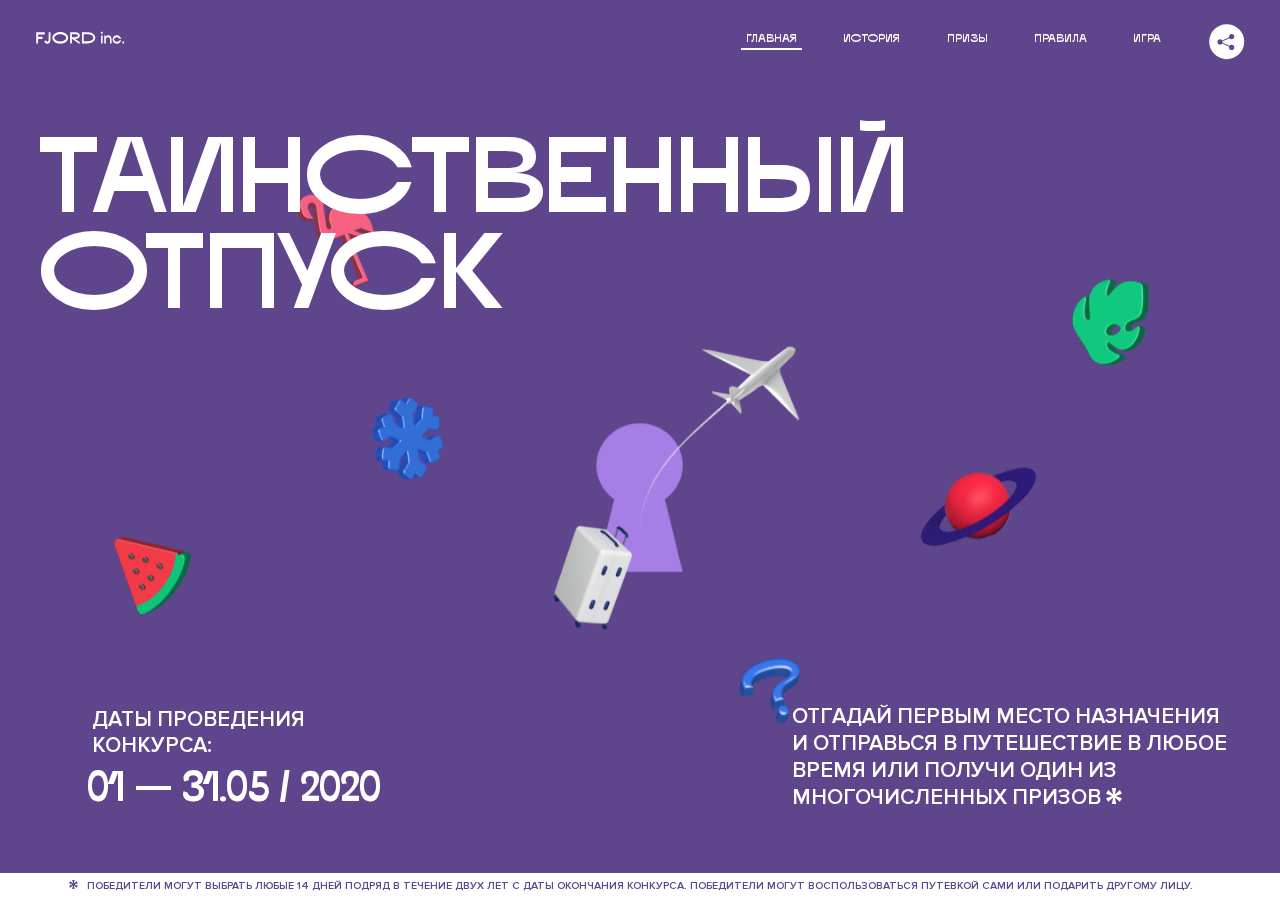
<file: 1/index.html>
<!DOCTYPE html>
<html lang="ru">
<head>
  <meta charset="UTF-8">
  <meta name="description" content="">
  <meta name="viewport" content="width=device-width, initial-scale=1.0">
  <meta http-equiv="X-UA-Compatible" content="ie=edge">
  <title>Mysterious Vacation</title>
  <link rel="stylesheet" href="css/style.min.css">
<link href="css/style.min.css" rel="stylesheet">  <base href="https://htmlacademy-animation.github.io/141260-magic-vacation-1/1/">
</head>
<body>

  <header class="page-header js-header">
    <div class="page-header__wrapper">
      <a href="#" class="page-header__logo" aria-label="Перейти на страницу FJORD.Inc">
        <svg width="100" height="15" viewBox="0 0 100 15" fill="none" xmlns="http://www.w3.org/2000/svg">
          <path d="M0.26 1.4V14H2.276V8.906H7.334V6.44H2.276V3.848H9.872V1.4H0.26ZM12.733 14.36C15.127 14.36 16.243 12.65 16.243 9.5V1.4H14.263V8.96C14.263 11.21 13.723 11.876 12.733 11.876C11.833 11.876 11.473 11.3 11.347 10.58L9.36702 10.94C9.63702 13.046 10.663 14.36 12.733 14.36ZM18.3918 7.7C18.3918 11.372 22.3878 14.36 27.3198 14.36C32.2518 14.36 36.2478 11.372 36.2478 7.7C36.2478 4.028 32.2518 1.04 27.3198 1.04C22.3878 1.04 18.3918 4.028 18.3918 7.7ZM20.6058 7.7C20.6058 5.378 23.6118 3.524 27.3198 3.524C30.9918 3.524 33.9798 5.378 33.9798 7.7C33.9798 10.004 30.9918 11.858 27.3198 11.858C23.6118 11.858 20.6058 10.004 20.6058 7.7ZM40.403 14V8.906H40.799L49.079 14.702V12.38L44.039 8.906H44.201C47.999 8.906 49.277 7.304 49.277 5.162C49.277 3.092 47.999 1.4 44.201 1.4H38.387V14H40.403ZM43.535 3.722C45.785 3.722 47.045 4.136 47.045 5.432C47.045 6.764 45.785 7.034 43.535 7.034H40.403V3.722H43.535ZM51.6936 1.382V14H57.8676C62.7456 14 66.7236 11.534 66.7236 7.7C66.7236 3.848 62.7456 1.382 57.8676 1.382H51.6936ZM53.7096 11.624V3.722H57.5436C61.5396 3.722 64.4916 5.018 64.4916 7.7C64.4916 10.238 61.5396 11.624 57.5436 11.624H53.7096ZM73.1832 14.018H74.9832V5H73.1832V14.018ZM72.9132 1.976C72.9132 2.57 73.3992 3.092 74.0832 3.092C74.7492 3.092 75.2352 2.57 75.2352 1.976C75.2352 1.382 74.7672 0.805999 74.0832 0.805999C73.3812 0.805999 72.9132 1.382 72.9132 1.976ZM76.7867 14H78.5687V9.104C78.7487 8.006 79.5947 6.962 81.0887 6.962C82.1147 6.962 83.2667 7.448 83.2667 9.554V14H85.0487V9.014C85.0487 6.152 83.2307 4.73 81.3587 4.73C79.9187 4.73 79.0727 5.558 78.5687 6.854V5H76.7867V14ZM90.9898 14.27C93.5098 14.27 95.3818 12.506 95.7238 10.328H94.0498C93.7258 11.3 92.6998 12.02 90.9898 12.02C88.8478 12.02 87.7678 10.922 87.7678 9.59C87.7678 8.24 88.8478 6.962 90.9898 6.962C92.7538 6.962 93.7978 7.844 94.0858 8.924H95.7418C95.4358 6.71 93.6178 4.73 90.9898 4.73C88.0918 4.73 86.1298 7.124 86.1298 9.59C86.1298 12.074 88.1278 14.27 90.9898 14.27ZM97.0693 12.938C97.0693 13.658 97.5553 14.144 98.2753 14.144C98.9953 14.144 99.4813 13.658 99.4813 12.938C99.4813 12.2 98.9953 11.714 98.2753 11.714C97.5553 11.714 97.0693 12.2 97.0693 12.938Z" fill="currentColor"></path>
        </svg>
      </a>
      <button class="page-header__toggler js-menu-toggler" type="button" aria-label="Управление мобильным меню"><span>Меню</span></button>
      <nav class="page-header__nav">
        <div class="page-header__menu js-menu" id="menu">
          <ul>
            <li>
              <a class="js-menu-link active" href="#top" data-href="top">главная</a>
            </li>
            <li>
              <a class="js-menu-link" href="#story" data-href="story">история</a>
            </li>
            <li>
              <a class="js-menu-link" href="#prizes" data-href="prizes">призы</a>
            </li>
            <li>
              <a class="js-menu-link" href="#rules" data-href="rules">правила</a>
            </li>
            <li>
              <a class="js-menu-link" href="#game" data-href="game">игра</a>
            </li>
          </ul>
        </div>
        <div class="page-header__social">
          <div class="social-block js-social-block">
            <button class="social-block__toggler" aria-label="Управлять блоком с социальными кнопками">
              <svg width="26" height="22" viewBox="0 0 27 22" fill="none" xmlns="http://www.w3.org/2000/svg">
                <path d="M19.6721 7.43664C21.6273 7.43664 23.213 5.85095 23.213 3.89566C23.213 1.94037 21.6273 0.354675 19.6721 0.354675C17.7168 0.354675 16.1311 1.94037 16.1311 3.89566C16.1311 4.19968 16.1728 4.49178 16.2458 4.77345L7.21751 8.95527C6.57519 8.05214 5.52303 7.46049 4.33078 7.46049C2.37549 7.46049 0.789795 9.04618 0.789795 11.0015C0.789795 12.9568 2.37549 14.5425 4.33078 14.5425C5.52303 14.5425 6.57668 13.9508 7.21751 13.0477L16.2458 17.2295C16.1743 17.5112 16.1311 17.8033 16.1311 18.1073C16.1311 20.0626 17.7168 21.6483 19.6721 21.6483C21.6273 21.6483 23.213 20.0626 23.213 18.1073C23.213 16.152 21.6273 14.5663 19.6721 14.5663C18.4798 14.5663 17.4262 15.158 16.7853 16.0611L7.75701 11.8793C7.82854 11.5976 7.87176 11.3055 7.87176 11.0015C7.87176 10.6974 7.83003 10.4053 7.75701 10.1237L16.7853 5.94186C17.4262 6.84499 18.4783 7.43664 19.6721 7.43664Z" fill="currentColor"></path>
              </svg>
            </button>
            <ul class="social-block__list">
              <li>
                <a class="social-block__link social-block__link--fb" href="#" aria-label="Мы на Facebook">
                  <svg width="8" height="17" viewBox="0 0 8 17" fill="none" xmlns="http://www.w3.org/2000/svg">
                    <path d="M4.24646 16.9899H1.09275L1.05793 8.49828H0V5.30707H1.05793V3.81124C1.05793 1.42084 2.57654 0 5.21735 0H7.41758V3.18585H5.30841C4.28262 3.18585 4.2478 3.48582 4.2478 4.24914V5.30707H7.42964L7.16716 8.49828H4.2478V16.9899H4.24646Z" fill="currentColor"></path>
                  </svg>
                </a>
              </li>
              <li>
                <a class="social-block__link social-block__link--insta" href="#" aria-label="Мы в Instagram">
                  <svg width="15" height="15" viewBox="0 0 15 15" fill="none" xmlns="http://www.w3.org/2000/svg">
                    <path d="M11.0197 0H4.19806C2.14246 0 0.471191 1.66993 0.471191 3.72285V10.5499C0.471191 12.6082 2.14112 14.2727 4.19806 14.2727H11.0197C13.0753 14.2727 14.7466 12.6082 14.7466 10.5499V3.72285C14.7466 1.67127 13.0753 0 11.0197 0ZM11.0197 12.4849H4.19806C3.13076 12.4849 2.26432 11.6158 2.26432 10.5512V3.72419C2.26432 2.65956 3.13076 1.79715 4.19806 1.79715H11.0197C12.087 1.79715 12.9535 2.6609 12.9535 3.72419V10.5512C12.9535 11.6145 12.087 12.4849 11.0197 12.4849Z" fill="currentColor"></path>
                    <path d="M7.60887 3.11084C5.38989 3.11084 3.58203 4.9187 3.58203 7.14036C3.58203 9.35532 5.38989 11.1645 7.60887 11.1645C9.83053 11.1645 11.6357 9.35666 11.6357 7.14036C11.6357 4.9187 9.83053 3.11084 7.60887 3.11084ZM7.60887 9.36871C6.37551 9.36871 5.37784 8.37372 5.37784 7.14036C5.37784 5.90699 6.37551 4.90665 7.60887 4.90665C8.83822 4.90665 9.84259 5.90833 9.84259 7.14036C9.84392 8.37238 8.83822 9.36871 7.60887 9.36871Z" fill="currentColor"></path>
                    <path d="M11.3573 2.35962C10.8256 2.35962 10.3931 2.79752 10.3931 3.32381C10.3931 3.85546 10.8256 4.29336 11.3573 4.29336C11.8862 4.29336 12.3215 3.85546 12.3215 3.32381C12.3215 2.79752 11.8862 2.35962 11.3573 2.35962Z" fill="currentColor"></path>
                  </svg>
                </a>
              </li>
              <li>
                <a class="social-block__link social-block__link--vk" href="#" aria-label="Мы ВКонтакте">
                  <svg width="17" height="10" viewBox="0 0 17 10" fill="none" xmlns="http://www.w3.org/2000/svg">
                    <path d="M14.1234 4.9002C14.1234 4.9002 16.3623 1.72708 16.5866 0.680242C16.6595 0.312285 16.4947 0.103188 16.1069 0.103188C16.1069 0.103188 14.8193 0.103188 14.168 0.103188C13.7235 0.103188 13.5587 0.293278 13.4235 0.579768C13.4235 0.579768 12.3724 2.82553 11.0969 4.24712C10.6861 4.70333 10.4781 4.84318 10.2511 4.84318C10.0646 4.84318 9.98625 4.6911 9.98625 4.27834V0.649016C9.98625 0.147997 9.92545 0.00135496 9.5066 0.00135496H6.39628C6.15578 0.00135496 6.0085 0.134417 6.0085 0.324506C6.0085 0.801084 6.73406 0.908351 6.73406 2.20231V4.87305C6.73406 5.40529 6.70569 5.61575 6.45303 5.61575C5.78016 5.61575 4.19528 3.30618 3.30623 0.678887C3.12923 0.145282 2.93737 0 2.43475 0H0.486409C0.205373 0 0 0.190085 0 0.476576C0 0.991172 0.60666 3.40801 2.99277 6.64358C4.59927 8.8201 6.70569 10 8.60269 10C9.76196 10 10.0416 9.80312 10.0416 9.31432V7.63883C10.0416 7.22607 10.2065 7.04956 10.4429 7.04956C10.7078 7.04956 11.1847 7.13238 12.2805 8.22268C13.5843 9.47862 13.6762 10 14.3896 10H16.5676C16.7919 10 17 9.89273 17 9.52342C17 9.02919 16.3623 8.15343 15.384 7.10659C14.9801 6.56755 14.3302 5.98914 14.1248 5.72301C13.8275 5.40801 13.9154 5.23014 14.1234 4.9002Z" fill="currentColor"></path>
                  </svg>
                </a>
              </li>
            </ul>
          </div>
        </div>
      </nav>
    </div>
  </header>

  <main class="page-content">

    <section class="animation-screen"></section>

    <section class="screen screen--hidden screen--intro js-scrollspy" id="top">
      <div class="screen__wrapper">
        <div class="intro">
          <h1 class="intro__title">Таинственный отпуск</h1>
          <div class="intro__content">
            <div class="intro__info">
              <p class="intro__label">Даты проведения конкурса:</p>
              <p class="intro__date">01 — 31.05 / 2020</p>
            </div>
            <div class="intro__message">
              <p>
                Отгадай первым место назначения и&nbsp;отправься в&nbsp;путешествие в&nbsp;любое время или получи один из многочисленных призов
                <svg width="16" height="16" viewBox="0 0 10 10" fill="none" xmlns="http://www.w3.org/2000/svg">
                  <path d="M0 6.35337L3.90271 4.99012L0 3.64663L1.34615 1.32374L4.44287 4.01073L3.67364 0H6.34615L5.57692 4.01073L8.65385 1.32374L10 3.64663L6.13405 4.99012L10 6.35337L8.65385 8.65651L5.57692 5.98927L6.34615 10H3.67364L4.44287 5.96952L1.34615 8.65651L0 6.35337Z" fill="currentColor"></path>
                </svg>
              </p>
            </div>
          </div>
        </div>
      </div>
      <div class="screen__footer js-footer">
        <button class="screen__footer-enlarge js-footer-toggler" type="button" aria-label="Показать сообщение">
          <svg width="10" height="10" viewBox="0 0 10 10" fill="none" xmlns="http://www.w3.org/2000/svg">
            <path d="M0 6.35337L3.90271 4.99012L0 3.64663L1.34615 1.32374L4.44287 4.01073L3.67364 0H6.34615L5.57692 4.01073L8.65385 1.32374L10 3.64663L6.13405 4.99012L10 6.35337L8.65385 8.65651L5.57692 5.98927L6.34615 10H3.67364L4.44287 5.96952L1.34615 8.65651L0 6.35337Z" fill="currentColor"></path>
          </svg>
        </button>
        <button class="screen__footer-collapse js-footer-toggler" type="button" aria-label="Скрыть сообщение">
          <svg width="13" height="13" viewBox="0 0 13 13" fill="none" xmlns="http://www.w3.org/2000/svg">
            <line x1="12.3536" y1="0.353553" x2="0.738349" y2="11.9688" stroke="currentColor"></line>
            <line x1="0.738319" y1="0.539925" x2="12.3535" y2="12.1551" stroke="currentColor"></line>
          </svg>
        </button>
        <div class="screen__footer-wrapper">
          <div class="screen__footer-announce">
            <p class="screen__footer-label">Даты проведения конкурса:</p>
            <p class="screen__footer-date">01 — 31.05 / 2020</p>
          </div>
          <div class="screen__footer-note">
            <p>
              <svg width="10" height="10" viewBox="0 0 10 10" fill="none" xmlns="http://www.w3.org/2000/svg">
                <path d="M0 6.35337L3.90271 4.99012L0 3.64663L1.34615 1.32374L4.44287 4.01073L3.67364 0H6.34615L5.57692 4.01073L8.65385 1.32374L10 3.64663L6.13405 4.99012L10 6.35337L8.65385 8.65651L5.57692 5.98927L6.34615 10H3.67364L4.44287 5.96952L1.34615 8.65651L0 6.35337Z" fill="currentColor"></path>
              </svg>
              <span>Победители могут выбрать любые 14 дней подряд в&nbsp;течение двух лет с&nbsp;даты окончания конкурса. Победители могут воспользоваться путевкой сами или подарить другому лицу.</span>
            </p>
          </div>
        </div>
      </div>
    </section>

    <section class="screen screen--hidden screen--story js-scrollspy" id="story">

      <div class="slider swiper-container js-slider">

        <div class="swiper-wrapper">

          <div class="slider__item swiper-slide">
            <h2 class="slider__item-title">История</h2>
            <p class="slider__item-text">Джеймс Таргет был основателем компании &laquo;Fjord Inc.&raquo;. С&nbsp;1965 года &laquo;Fjord Inc.&raquo; прославилась надёжными и&nbsp;удобными чемоданами и&nbsp;аксессуарами для туристов.</p>
          </div>

          <div class="slider__item swiper-slide">
            <p class="slider__item-text">Когда Джеймсу было 7&nbsp;лет, в&nbsp;их&nbsp;доме гостил дядюшка и&nbsp;развлекал детей рассказами о&nbsp;своей поездке в&nbsp;место, показавшееся малышу Таргету невероятным. Тогда Джеймс решил, что однажды посетит его, но&nbsp;не&nbsp;будет рассказывать о&nbsp;мечте, пока не&nbsp;осуществит.</p>
          </div>

          <div class="slider__item swiper-slide">
            <p class="slider__item-text">Джеймс Таргет стал увлеченным путешественником. Он&nbsp;посетил 5&nbsp;континентов, 126&nbsp;стран.</p>
          </div>

          <div class="slider__item swiper-slide">
            <p class="slider__item-text">Он&nbsp;сплавлялся по&nbsp;Амазонке и&nbsp;погружался в&nbsp;пещеры Франции, медитировал в&nbsp;горах Тибета и&nbsp;пожимал руку вождя племени Акугауа.</p>
          </div>

          <div class="slider__item swiper-slide">
            <p class="slider__item-text">Из&nbsp;своих поездок Джеймс Таргет привозил идеи, как сделать свои чемоданы &laquo;Fjord Inc.&raquo; удобными и&nbsp;приспособленными к&nbsp;разным дорожным условиям.</p>
          </div>

          <div class="slider__item swiper-slide">
            <p class="slider__item-text">Всё это время Джеймс не&nbsp;оставлял идею поездки своей мечты. Однако, как только он&nbsp;брался за&nbsp;планирование, возникали препятствия, не&nbsp;позволяющие отправиться туда.</p>
          </div>

          <div class="slider__item swiper-slide">
            <p class="slider__item-text">В&nbsp;возрасте 67&nbsp;лет Джеймс Таргет попал под лавину и&nbsp;погиб. В&nbsp;своём завещании он&nbsp;поручил отправить в&nbsp;заветное путешествие трёх смельчаков, единых с&nbsp;ним духом.</p>
          </div>

          <div class="slider__item swiper-slide">
            <p class="slider__item-text">Тех, кто сможет узнать таинственное место, задавая вопросы специально обученному ИИ&nbsp;&laquo;Соне&raquo;, ждет фантастическое путешествие.</p>
          </div>
        </div>
        <div class="slider__controls">
          <button class="slider__control slider__control--prev js-control-prev" type="button" aria-label="Показать предыдущую историю">
            <svg width="12" height="22" viewBox="0 0 12 22" fill="none" xmlns="http://www.w3.org/2000/svg">
              <path d="M11 1L1 11L11 21" stroke="currentColor" stroke-width="2" stroke-linejoin="round"></path>
            </svg>
          </button>
          <button class="slider__control slider__control--next js-control-next" type="button" aria-label="Показать следующую историю">
            <svg width="12" height="22" viewBox="0 0 12 22" fill="none" xmlns="http://www.w3.org/2000/svg">
              <path d="M1 1L11 11L1 21" stroke="currentColor" stroke-width="2" stroke-linejoin="round"></path>
            </svg>
          </button>
        </div>
        <div class="slider__pagination swiper-pagination"></div>
      </div>
    </section>

    <section class="screen screen--hidden screen--prizes js-scrollspy" id="prizes">
      <div class="screen__wrapper">
        <div class="prizes">
          <h2 class="prizes__title">ПРизы</h2>
          <div class="prizes__lead">
            <p>Найди ответ и&nbsp;получи один из&nbsp;призов:</p>
          </div>
          <ul class="prizes__list">
            <li class="prizes__item prizes__item--journeys">
              <div class="prizes__icon">
                <picture>
                  <source srcset="img/prize1-mob.svg" media="(orientation: portrait)">
                  <img src="img/prize1.svg" alt="">
                </picture>
              </div>
              <p class="prizes__desc">
                <b>3</b>
                <span>загадочных путешествия</span>
              </p>
            </li>
            <li class="prizes__item prizes__item--cases">
              <div class="prizes__icon">
                <picture>
                  <source srcset="img/prize2-mob.svg" media="(orientation: portrait)">
                  <img src="img/prize2.svg" alt="">
                </picture>
              </div>
              <p class="prizes__desc">
                <b>7</b>
                <span>надежных чемоданов</span>
              </p>
            </li>
            <li class="prizes__item prizes__item--codes">
              <div class="prizes__icon">
                <picture>
                  <source srcset="img/prize3-mob.svg" media="(orientation: portrait)">
                  <img src="img/prize3.svg" alt="">
                </picture>
              </div>
              <p class="prizes__desc">
                <b>900</b>
                <span>
                  промокодов на&nbsp;скидку 15%
                  <svg width="10" height="10" viewBox="0 0 10 10" fill="none" xmlns="http://www.w3.org/2000/svg">
                    <path d="M0 6.35337L3.90271 4.99012L0 3.64663L1.34615 1.32374L4.44287 4.01073L3.67364 0H6.34615L5.57692 4.01073L8.65385 1.32374L10 3.64663L6.13405 4.99012L10 6.35337L8.65385 8.65651L5.57692 5.98927L6.34615 10H3.67364L4.44287 5.96952L1.34615 8.65651L0 6.35337Z" fill="currentColor"></path>
                  </svg>
                </span>
              </p>
            </li>
          </ul>
        </div>
      </div>
      <div class="screen__footer js-footer">
        <button class="screen__footer-enlarge js-footer-toggler" type="button" aria-label="Показать сообщение">
          <svg width="10" height="10" viewBox="0 0 10 10" fill="none" xmlns="http://www.w3.org/2000/svg">
            <path d="M0 6.35337L3.90271 4.99012L0 3.64663L1.34615 1.32374L4.44287 4.01073L3.67364 0H6.34615L5.57692 4.01073L8.65385 1.32374L10 3.64663L6.13405 4.99012L10 6.35337L8.65385 8.65651L5.57692 5.98927L6.34615 10H3.67364L4.44287 5.96952L1.34615 8.65651L0 6.35337Z" fill="currentColor"></path>
          </svg>
        </button>
        <button class="screen__footer-collapse js-footer-toggler" type="button" aria-label="Скрыть сообщение">
          <svg width="13" height="13" viewBox="0 0 13 13" fill="none" xmlns="http://www.w3.org/2000/svg">
            <line x1="12.3536" y1="0.353553" x2="0.738349" y2="11.9688" stroke="currentColor"></line>
            <line x1="0.738319" y1="0.539925" x2="12.3535" y2="12.1551" stroke="currentColor"></line>
          </svg>
        </button>
        <div class="screen__footer-wrapper">
          <div class="screen__footer-announce">
            <p class="screen__footer-label">Даты проведения конкурса:</p>
            <p class="screen__footer-date">01 — 31.05 / 2020</p>
          </div>
          <div class="screen__footer-note">
            <p>
              <svg width="10" height="10" viewBox="0 0 10 10" fill="none" xmlns="http://www.w3.org/2000/svg">
                <path d="M0 6.35337L3.90271 4.99012L0 3.64663L1.34615 1.32374L4.44287 4.01073L3.67364 0H6.34615L5.57692 4.01073L8.65385 1.32374L10 3.64663L6.13405 4.99012L10 6.35337L8.65385 8.65651L5.57692 5.98927L6.34615 10H3.67364L4.44287 5.96952L1.34615 8.65651L0 6.35337Z" fill="currentColor"></path>
              </svg>
              <span>Скидка&nbsp;15% на&nbsp;единоразовое приобретение путёвки с&nbsp;1&nbsp;июня 2020 по&nbsp;31&nbsp;мая 2022&nbsp;года. Суммируется с&nbsp;другими акциями</span>
            </p>
          </div>
        </div>
      </div>
    </section>

    <section class="screen screen--hidden screen--rules js-scrollspy" id="rules">
      <div class="screen__wrapper">
        <div class="rules">
          <h2 class="rules__title">Правила</h2>
          <div class="rules__lead">
            <p>Для того чтобы получить наследство Джеймса Таргета, тебе нужно выведать у&nbsp;&laquo;Сони&raquo;, куда предстоит отправиться тебе в&nbsp;случае победы</p>
          </div>
          <ol class="rules__list">
            <li class="rules__item">
              <p>Тебе отводится <br>5&nbsp;минут</p>
            </li>
            <li class="rules__item">
              <p>Задавай любые вопросы в&nbsp;текстовом поле</p>
            </li>
            <li class="rules__item">
              <p>Нажимай кнопку &laquo;Узнать&raquo;, чтобы получить ответ</p>
            </li>
            <li class="rules__item">
              <p>&laquo;Соня&raquo; может отвечать только&nbsp;Да или Нет</p>
            </li>
          </ol>
          <a href="#game" class="rules__link btn">Погнали!</a>
        </div>
      </div>
      <div class="screen__disclaimer">
        <div class="disclaimer">
          <ul>
            <li>
              <a href="#">Правовая информация</a>
            </li>
            <li>
              <a href="#">Подробные правила</a>
            </li>
          </ul>
        </div>
      </div>
    </section>

    <section class="screen screen--hidden screen--game js-scrollspy" id="game">
      <div class="screen__wrapper">
        <div class="game">
          <div class="game__header">
            <h2 class="game__title">Игра</h2>
            <div class="game__counter">
              <span>05</span>:<span>00</span>
            </div>
          </div>
          <div class="game__body">
            <div class="chat">
              <div class="chat__body js-chat">
                <ul class="chat__list" id="messages"></ul>
              </div>
              <div class="chat__footer">
                <form action="#" method="post" class="form" id="message-form">
                  <label for="message-field" class="visually-hidden">Поле для ввода вопроса</label>
                  <input type="text" class="form__field" id="message-field">
                  <button class="form__button btn">
                    Узнать
                    <svg width="18" height="19" viewBox="0 0 18 19" fill="none" xmlns="http://www.w3.org/2000/svg">
                      <path stroke="currentColor" stroke-width="2" d="M9 19V1"></path>
                      <path d="M1 9l8-8 8 8" stroke="currentColor" stroke-width="2" stroke-linejoin="round"></path>
                    </svg>
                  </button>
                </form>
              </div>
            </div>
          </div>
          <!-- временные кнопки для показа результата -->
          <div class="game__buttons">
            <button class="game__button btn js-show-result" type="button" data-target="result">Положительный результат</button>
            <button class="game__button btn js-show-result" type="button" data-target="result2">Положительный результат - 2</button>
            <button class="game__button btn js-show-result" type="button" data-target="result3">Отрицательный результат</button>
          </div>
        </div>
      </div>
    </section>

    <section class="screen screen--hidden screen--result" id="result">
      <div class="screen__wrapper">
        <div class="result result--trip">
          <div class="result__image">
            <picture>
              <source srcset="img/result1-mob.png 1x, img/result1-mob@2x.png 2x" media="(max-width: 768px) and (orientation: portrait)">
              <img src="img/result1.png" srcset="img/result1@2x.png 2x" alt="">
            </picture>
          </div>
          <h2 class="result__title">
            <span class="visually-hidden">ПОбеда!</span>
            <svg xmlns="http://www.w3.org/2000/svg" viewBox="0 0 568.85 109.24">
              <path d="M16,24.44V92H2.6V8H75V92H61.52V24.44H16Z" transform="translate(-2.1 -1.5)" fill="none" stroke="currentColor"></path>
              <path d="M148.76,5.6c32.88,0,59.52,19.92,59.52,44.4s-26.64,44.4-59.52,44.4S89.24,74.48,89.24,50,115.88,5.6,148.76,5.6Zm0,72.12c24.48,0,44.4-12.36,44.4-27.72s-19.92-27.84-44.4-27.84C124,22.16,104,34.52,104,50S124,77.72,148.76,77.72Z" transform="translate(-2.1 -1.5)" fill="none" stroke="currentColor"></path>
              <path d="M287.36,8V24.44H236v14.4h25.32c25.44,0,34,11.16,34,26.52,0,15.6-8.52,26.64-34,26.64H222.56V8h64.8ZM256.88,76.52c15.12,0,23.52-2,23.52-11.52S272,54.44,256.88,54.44H236V76.52h20.88Z" transform="translate(-2.1 -1.5)" fill="none" stroke="currentColor"></path>
              <path d="M371.47,8V24.44H320.84V41.6h33.6V58h-33.6V75.56h50.64V92H307.4V8h64.08Z" transform="translate(-2.1 -1.5)" fill="none" stroke="currentColor"></path>
              <path d="M382.39,110.24V75.56h7.44c4.56-4.68,7.8-18.36,8.76-56L399,8h48.6V75.56h10v34.68H442.87V92H397v18.24H382.39Zm51.72-34.68V24.44H411.55v3.12c-0.48,22.44-3.24,37.68-7.2,48h29.76Z" transform="translate(-2.1 -1.5)" fill="none" stroke="currentColor"></path>
              <path d="M463.75,92l28-84h27.12l28.08,84H533.47l-7.8-23.52h-37.8L480.07,92H463.75Zm56.64-40L507,11.84,493.51,52h26.88Z" transform="translate(-2.1 -1.5)" fill="none" stroke="currentColor"></path>
              <path d="M554.12,70.4L555.55,2H569l1.44,68.4H554.12Zm8.28,6.36c4.8,0,8,3.24,8,8.16a8,8,0,1,1-16.08,0C554.35,80,557.59,76.76,562.39,76.76Z" transform="translate(-2.1 -1.5)" fill="none" stroke="currentColor"></path>
            </svg>
          </h2>
          <div class="result__text">
            <p>ты&nbsp;отправляешься в&nbsp;Арктику!</p>
          </div>
          <div class="result__form">
            <form action="#" method="post" class="form form--result">
              <label for="email-field" class="form__label">зарегистрируй результат</label>
              <input type="email" class="form__field" id="email-field" placeholder="e-mail для регистации результата и получения приза" required="">
              <button class="form__button btn">
                отправить
                <svg width="18" height="19" viewBox="0 0 18 19" fill="none" xmlns="http://www.w3.org/2000/svg">
                  <path stroke="currentColor" stroke-width="2" d="M9 19V1"></path>
                  <path d="M1 9l8-8 8 8" stroke="currentColor" stroke-width="2" stroke-linejoin="round"></path>
                </svg>
              </button>
            </form>
          </div>
        </div>
      </div>
    </section>

    <section class="screen screen--hidden screen--result" id="result2">
      <div class="screen__wrapper">
        <div class="result result--prize">
          <div class="result__image">
            <picture>
              <source srcset="img/result2-mob.png 1x, img/result2-mob@2x.png 2x" media="(max-width: 768px) and (orientation: portrait)">
              <img src="img/result2.png" srcset="img/result2@2x.png 2x" alt="">
            </picture>
          </div>
          <h2 class="result__title">
            <span class="visually-hidden">ПОбеда!</span>
            <svg xmlns="http://www.w3.org/2000/svg" viewBox="0 0 568.85 109.24">
              <path d="M16,24.44V92H2.6V8H75V92H61.52V24.44H16Z" transform="translate(-2.1 -1.5)" fill="none" stroke="currentColor"></path>
              <path d="M148.76,5.6c32.88,0,59.52,19.92,59.52,44.4s-26.64,44.4-59.52,44.4S89.24,74.48,89.24,50,115.88,5.6,148.76,5.6Zm0,72.12c24.48,0,44.4-12.36,44.4-27.72s-19.92-27.84-44.4-27.84C124,22.16,104,34.52,104,50S124,77.72,148.76,77.72Z" transform="translate(-2.1 -1.5)" fill="none" stroke="currentColor"></path>
              <path d="M287.36,8V24.44H236v14.4h25.32c25.44,0,34,11.16,34,26.52,0,15.6-8.52,26.64-34,26.64H222.56V8h64.8ZM256.88,76.52c15.12,0,23.52-2,23.52-11.52S272,54.44,256.88,54.44H236V76.52h20.88Z" transform="translate(-2.1 -1.5)" fill="none" stroke="currentColor"></path>
              <path d="M371.47,8V24.44H320.84V41.6h33.6V58h-33.6V75.56h50.64V92H307.4V8h64.08Z" transform="translate(-2.1 -1.5)" fill="none" stroke="currentColor"></path>
              <path d="M382.39,110.24V75.56h7.44c4.56-4.68,7.8-18.36,8.76-56L399,8h48.6V75.56h10v34.68H442.87V92H397v18.24H382.39Zm51.72-34.68V24.44H411.55v3.12c-0.48,22.44-3.24,37.68-7.2,48h29.76Z" transform="translate(-2.1 -1.5)" fill="none" stroke="currentColor"></path>
              <path d="M463.75,92l28-84h27.12l28.08,84H533.47l-7.8-23.52h-37.8L480.07,92H463.75Zm56.64-40L507,11.84,493.51,52h26.88Z" transform="translate(-2.1 -1.5)" fill="none" stroke="currentColor"></path>
              <path d="M554.12,70.4L555.55,2H569l1.44,68.4H554.12Zm8.28,6.36c4.8,0,8,3.24,8,8.16a8,8,0,1,1-16.08,0C554.35,80,557.59,76.76,562.39,76.76Z" transform="translate(-2.1 -1.5)" fill="none" stroke="currentColor"></path>
            </svg>
          </h2>
          <div class="result__text">
            <p>чемодан &laquo;Fjord&nbsp;Inc.&raquo;&nbsp;твой</p>
          </div>
          <div class="result__form">
            <form action="#" method="post" class="form form--result">
              <label for="email-field2" class="form__label">зарегистрируй результат</label>
              <input type="email" class="form__field" id="email-field2" placeholder="e-mail для регистации результата и получения приза" required="">
              <button class="form__button btn">
                отправить
                <svg width="18" height="19" viewBox="0 0 18 19" fill="none" xmlns="http://www.w3.org/2000/svg">
                  <path stroke="currentColor" stroke-width="2" d="M9 19V1"></path>
                  <path d="M1 9l8-8 8 8" stroke="currentColor" stroke-width="2" stroke-linejoin="round"></path>
                </svg>
              </button>
            </form>
          </div>
        </div>
      </div>
    </section>

    <section class="screen screen--hidden screen--result" id="result3">
      <div class="screen__wrapper">
        <div class="result result--negative">
          <div class="result__image">
            <picture>
              <source srcset="img/result3-mob.png 1x, img/result3-mob@2x.png 2x" media="(max-width: 768px) and (orientation: portrait)">
              <img src="img/result3.png" srcset="img/result3@2x.png 2x" alt="">
            </picture>
          </div>
          <h2 class="result__title">
            <span class="visually-hidden">Не угадал!</span>
            <svg xmlns="http://www.w3.org/2000/svg" viewBox="0 0 660.77 109.24">
              <path d="M2.66,92V8H16.1V42.2H53.3V8H66.74V92H53.3V58.64H16.1V92H2.66Z" transform="translate(-2.16 -1.5)" fill="none" stroke="currentColor"></path>
              <path d="M147.62,8V24.44H97V41.6h33.6V58H97V75.56h50.64V92H83.54V8h64.08Z" transform="translate(-2.16 -1.5)" fill="none" stroke="currentColor"></path>
              <path d="M199.22,8l20.52,42.36L235.34,8h16.44l-31,84H204.38l9.48-25.92L185.78,8h13.44Z" transform="translate(-2.16 -1.5)" fill="none" stroke="currentColor"></path>
              <path d="M273.74,24.44V92H260.3V8h50.16V24.44H273.74Z" transform="translate(-2.16 -1.5)" fill="none" stroke="currentColor"></path>
              <path d="M307.1,92l28-84h27.12l28.08,84H376.82L369,68.48h-37.8L323.42,92H307.1Zm56.64-40L350.3,11.84,336.86,52h26.88Z" transform="translate(-2.16 -1.5)" fill="none" stroke="currentColor"></path>
              <path d="M396.38,110.24V75.56h7.44c4.56-4.68,7.8-18.36,8.76-56L412.94,8h48.6V75.56h10v34.68H456.86V92H411v18.24H396.38ZM448.1,75.56V24.44H425.54v3.12c-0.48,22.44-3.24,37.68-7.2,48H448.1Z" transform="translate(-2.16 -1.5)" fill="none" stroke="currentColor"></path>
              <path d="M477.74,92l28-84h27.12L560.9,92H547.46l-7.8-23.52h-37.8L494.06,92H477.74Zm56.64-40-13.44-40.2L507.5,52h26.88Z" transform="translate(-2.16 -1.5)" fill="none" stroke="currentColor"></path>
              <path d="M568.7,76.88a13.77,13.77,0,0,0,5,1c6.6,0,10.44-6.24,12-58.32L586.22,8h46.2V92H619V24.44H598.82l-0.12,3.12C597.14,81,589,94.4,573.74,94.4a28.55,28.55,0,0,1-6.72-.84Z" transform="translate(-2.16 -1.5)" fill="none" stroke="currentColor"></path>
              <path d="M646.1,70.4L647.54,2H661l1.44,68.4H646.1Zm8.28,6.36c4.8,0,8,3.24,8,8.16a8,8,0,0,1-16.08,0C646.34,80,649.58,76.76,654.38,76.76Z" transform="translate(-2.16 -1.5)" fill="none" stroke="currentColor"></path>
            </svg>
          </h2>
          <button class="result__button js-play" type="button">
            не сдавайся!
            <span>
              <svg width="27" height="22" viewBox="0 0 27 22" fill="none" xmlns="http://www.w3.org/2000/svg">
                <path d="M10.6899 1.47998C5.42992 1.47998 1.16992 5.73998 1.16992 11C1.16992 16.26 5.42992 20.52 10.6899 20.52C15.9499 20.52 20.2099 16.26 20.2099 11V7.13998" stroke="currentColor" stroke-width="2" stroke-miterlimit="10"></path>
                <path d="M15.1099 12.5099L20.1499 7.13989L25.3099 12.6299" stroke="currentColor" stroke-width="2" stroke-miterlimit="10" stroke-linejoin="round"></path>
              </svg>
            </span>
          </button>
        </div>
      </div>
    </section>

  </main>

<script src="js/script.js"></script></body>
</html>
</file>
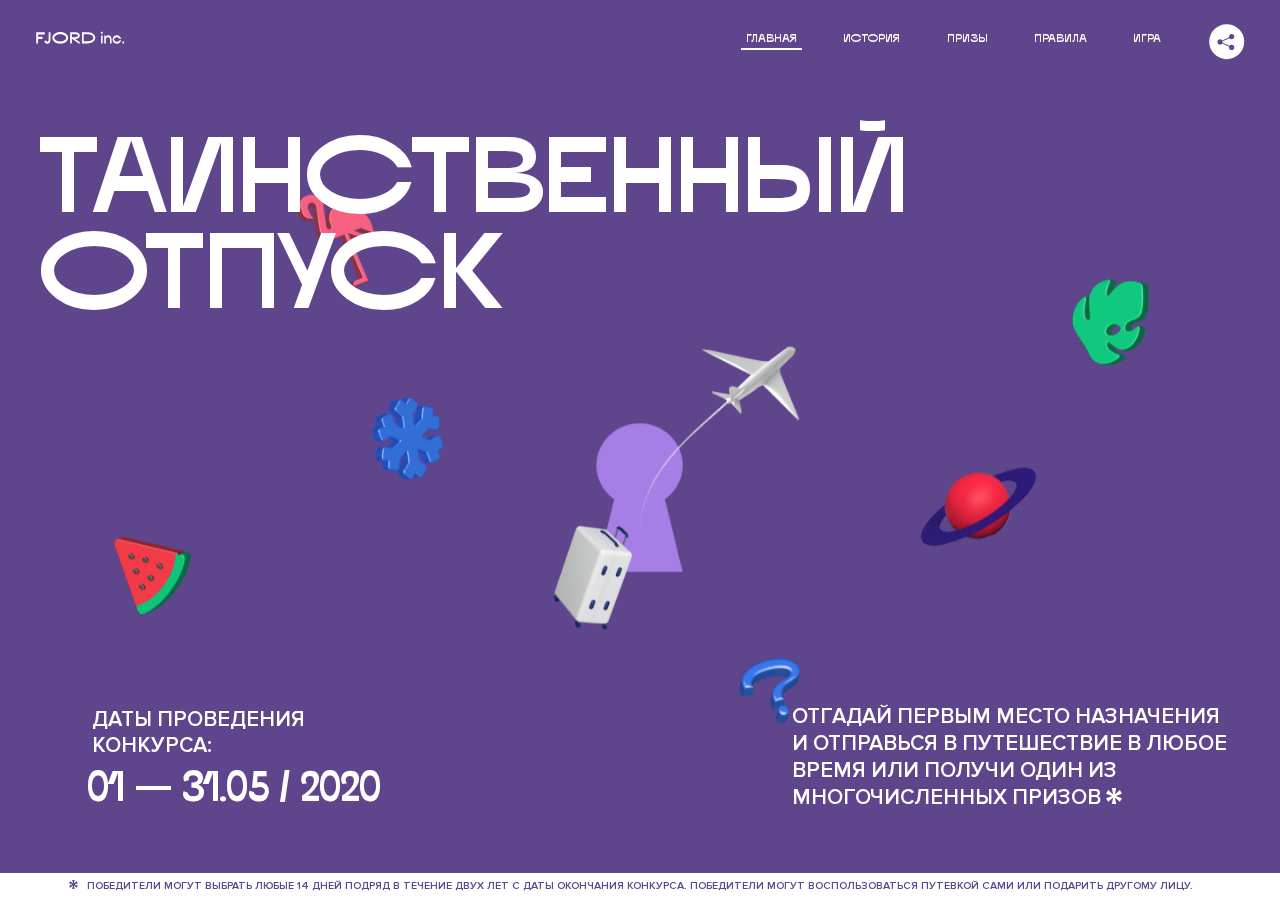
<file: 2/index.html>
<!DOCTYPE html>
<html lang="ru">
<head>
  <meta charset="UTF-8">
  <meta name="description" content="">
  <meta name="viewport" content="width=device-width, initial-scale=1.0">
  <meta http-equiv="X-UA-Compatible" content="ie=edge">
  <title>Mysterious Vacation</title>
  <link rel="stylesheet" href="css/style.min.css">
<link href="css/style.min.css" rel="stylesheet">  <base href="https://htmlacademy-animation.github.io/141260-magic-vacation-1/2/">
</head>
<body>

  <header class="page-header js-header">
    <div class="page-header__wrapper">
      <a href="#" class="page-header__logo" aria-label="Перейти на страницу FJORD.Inc">
        <svg width="100" height="15" viewBox="0 0 100 15" fill="none" xmlns="http://www.w3.org/2000/svg">
          <path d="M0.26 1.4V14H2.276V8.906H7.334V6.44H2.276V3.848H9.872V1.4H0.26ZM12.733 14.36C15.127 14.36 16.243 12.65 16.243 9.5V1.4H14.263V8.96C14.263 11.21 13.723 11.876 12.733 11.876C11.833 11.876 11.473 11.3 11.347 10.58L9.36702 10.94C9.63702 13.046 10.663 14.36 12.733 14.36ZM18.3918 7.7C18.3918 11.372 22.3878 14.36 27.3198 14.36C32.2518 14.36 36.2478 11.372 36.2478 7.7C36.2478 4.028 32.2518 1.04 27.3198 1.04C22.3878 1.04 18.3918 4.028 18.3918 7.7ZM20.6058 7.7C20.6058 5.378 23.6118 3.524 27.3198 3.524C30.9918 3.524 33.9798 5.378 33.9798 7.7C33.9798 10.004 30.9918 11.858 27.3198 11.858C23.6118 11.858 20.6058 10.004 20.6058 7.7ZM40.403 14V8.906H40.799L49.079 14.702V12.38L44.039 8.906H44.201C47.999 8.906 49.277 7.304 49.277 5.162C49.277 3.092 47.999 1.4 44.201 1.4H38.387V14H40.403ZM43.535 3.722C45.785 3.722 47.045 4.136 47.045 5.432C47.045 6.764 45.785 7.034 43.535 7.034H40.403V3.722H43.535ZM51.6936 1.382V14H57.8676C62.7456 14 66.7236 11.534 66.7236 7.7C66.7236 3.848 62.7456 1.382 57.8676 1.382H51.6936ZM53.7096 11.624V3.722H57.5436C61.5396 3.722 64.4916 5.018 64.4916 7.7C64.4916 10.238 61.5396 11.624 57.5436 11.624H53.7096ZM73.1832 14.018H74.9832V5H73.1832V14.018ZM72.9132 1.976C72.9132 2.57 73.3992 3.092 74.0832 3.092C74.7492 3.092 75.2352 2.57 75.2352 1.976C75.2352 1.382 74.7672 0.805999 74.0832 0.805999C73.3812 0.805999 72.9132 1.382 72.9132 1.976ZM76.7867 14H78.5687V9.104C78.7487 8.006 79.5947 6.962 81.0887 6.962C82.1147 6.962 83.2667 7.448 83.2667 9.554V14H85.0487V9.014C85.0487 6.152 83.2307 4.73 81.3587 4.73C79.9187 4.73 79.0727 5.558 78.5687 6.854V5H76.7867V14ZM90.9898 14.27C93.5098 14.27 95.3818 12.506 95.7238 10.328H94.0498C93.7258 11.3 92.6998 12.02 90.9898 12.02C88.8478 12.02 87.7678 10.922 87.7678 9.59C87.7678 8.24 88.8478 6.962 90.9898 6.962C92.7538 6.962 93.7978 7.844 94.0858 8.924H95.7418C95.4358 6.71 93.6178 4.73 90.9898 4.73C88.0918 4.73 86.1298 7.124 86.1298 9.59C86.1298 12.074 88.1278 14.27 90.9898 14.27ZM97.0693 12.938C97.0693 13.658 97.5553 14.144 98.2753 14.144C98.9953 14.144 99.4813 13.658 99.4813 12.938C99.4813 12.2 98.9953 11.714 98.2753 11.714C97.5553 11.714 97.0693 12.2 97.0693 12.938Z" fill="currentColor"></path>
        </svg>
      </a>
      <button class="page-header__toggler js-menu-toggler" type="button" aria-label="Управление мобильным меню"><span>Меню</span></button>
      <nav class="page-header__nav">
        <div class="page-header__menu js-menu" id="menu">
          <ul>
            <li>
              <a class="js-menu-link active" href="#top" data-href="top">главная</a>
            </li>
            <li>
              <a class="js-menu-link" href="#story" data-href="story">история</a>
            </li>
            <li>
              <a class="js-menu-link" href="#prizes" data-href="prizes">призы</a>
            </li>
            <li>
              <a class="js-menu-link" href="#rules" data-href="rules">правила</a>
            </li>
            <li>
              <a class="js-menu-link" href="#game" data-href="game">игра</a>
            </li>
          </ul>
        </div>
        <div class="page-header__social">
          <div class="social-block js-social-block">
            <button class="social-block__toggler" aria-label="Управлять блоком с социальными кнопками">
              <svg width="26" height="22" viewBox="0 0 27 22" fill="none" xmlns="http://www.w3.org/2000/svg">
                <path d="M19.6721 7.43664C21.6273 7.43664 23.213 5.85095 23.213 3.89566C23.213 1.94037 21.6273 0.354675 19.6721 0.354675C17.7168 0.354675 16.1311 1.94037 16.1311 3.89566C16.1311 4.19968 16.1728 4.49178 16.2458 4.77345L7.21751 8.95527C6.57519 8.05214 5.52303 7.46049 4.33078 7.46049C2.37549 7.46049 0.789795 9.04618 0.789795 11.0015C0.789795 12.9568 2.37549 14.5425 4.33078 14.5425C5.52303 14.5425 6.57668 13.9508 7.21751 13.0477L16.2458 17.2295C16.1743 17.5112 16.1311 17.8033 16.1311 18.1073C16.1311 20.0626 17.7168 21.6483 19.6721 21.6483C21.6273 21.6483 23.213 20.0626 23.213 18.1073C23.213 16.152 21.6273 14.5663 19.6721 14.5663C18.4798 14.5663 17.4262 15.158 16.7853 16.0611L7.75701 11.8793C7.82854 11.5976 7.87176 11.3055 7.87176 11.0015C7.87176 10.6974 7.83003 10.4053 7.75701 10.1237L16.7853 5.94186C17.4262 6.84499 18.4783 7.43664 19.6721 7.43664Z" fill="currentColor"></path>
              </svg>
            </button>
            <ul class="social-block__list">
              <li>
                <a class="social-block__link social-block__link--fb" href="#" aria-label="Мы на Facebook">
                  <svg width="8" height="17" viewBox="0 0 8 17" fill="none" xmlns="http://www.w3.org/2000/svg">
                    <path d="M4.24646 16.9899H1.09275L1.05793 8.49828H0V5.30707H1.05793V3.81124C1.05793 1.42084 2.57654 0 5.21735 0H7.41758V3.18585H5.30841C4.28262 3.18585 4.2478 3.48582 4.2478 4.24914V5.30707H7.42964L7.16716 8.49828H4.2478V16.9899H4.24646Z" fill="currentColor"></path>
                  </svg>
                </a>
              </li>
              <li>
                <a class="social-block__link social-block__link--insta" href="#" aria-label="Мы в Instagram">
                  <svg width="15" height="15" viewBox="0 0 15 15" fill="none" xmlns="http://www.w3.org/2000/svg">
                    <path d="M11.0197 0H4.19806C2.14246 0 0.471191 1.66993 0.471191 3.72285V10.5499C0.471191 12.6082 2.14112 14.2727 4.19806 14.2727H11.0197C13.0753 14.2727 14.7466 12.6082 14.7466 10.5499V3.72285C14.7466 1.67127 13.0753 0 11.0197 0ZM11.0197 12.4849H4.19806C3.13076 12.4849 2.26432 11.6158 2.26432 10.5512V3.72419C2.26432 2.65956 3.13076 1.79715 4.19806 1.79715H11.0197C12.087 1.79715 12.9535 2.6609 12.9535 3.72419V10.5512C12.9535 11.6145 12.087 12.4849 11.0197 12.4849Z" fill="currentColor"></path>
                    <path d="M7.60887 3.11084C5.38989 3.11084 3.58203 4.9187 3.58203 7.14036C3.58203 9.35532 5.38989 11.1645 7.60887 11.1645C9.83053 11.1645 11.6357 9.35666 11.6357 7.14036C11.6357 4.9187 9.83053 3.11084 7.60887 3.11084ZM7.60887 9.36871C6.37551 9.36871 5.37784 8.37372 5.37784 7.14036C5.37784 5.90699 6.37551 4.90665 7.60887 4.90665C8.83822 4.90665 9.84259 5.90833 9.84259 7.14036C9.84392 8.37238 8.83822 9.36871 7.60887 9.36871Z" fill="currentColor"></path>
                    <path d="M11.3573 2.35962C10.8256 2.35962 10.3931 2.79752 10.3931 3.32381C10.3931 3.85546 10.8256 4.29336 11.3573 4.29336C11.8862 4.29336 12.3215 3.85546 12.3215 3.32381C12.3215 2.79752 11.8862 2.35962 11.3573 2.35962Z" fill="currentColor"></path>
                  </svg>
                </a>
              </li>
              <li>
                <a class="social-block__link social-block__link--vk" href="#" aria-label="Мы ВКонтакте">
                  <svg width="17" height="10" viewBox="0 0 17 10" fill="none" xmlns="http://www.w3.org/2000/svg">
                    <path d="M14.1234 4.9002C14.1234 4.9002 16.3623 1.72708 16.5866 0.680242C16.6595 0.312285 16.4947 0.103188 16.1069 0.103188C16.1069 0.103188 14.8193 0.103188 14.168 0.103188C13.7235 0.103188 13.5587 0.293278 13.4235 0.579768C13.4235 0.579768 12.3724 2.82553 11.0969 4.24712C10.6861 4.70333 10.4781 4.84318 10.2511 4.84318C10.0646 4.84318 9.98625 4.6911 9.98625 4.27834V0.649016C9.98625 0.147997 9.92545 0.00135496 9.5066 0.00135496H6.39628C6.15578 0.00135496 6.0085 0.134417 6.0085 0.324506C6.0085 0.801084 6.73406 0.908351 6.73406 2.20231V4.87305C6.73406 5.40529 6.70569 5.61575 6.45303 5.61575C5.78016 5.61575 4.19528 3.30618 3.30623 0.678887C3.12923 0.145282 2.93737 0 2.43475 0H0.486409C0.205373 0 0 0.190085 0 0.476576C0 0.991172 0.60666 3.40801 2.99277 6.64358C4.59927 8.8201 6.70569 10 8.60269 10C9.76196 10 10.0416 9.80312 10.0416 9.31432V7.63883C10.0416 7.22607 10.2065 7.04956 10.4429 7.04956C10.7078 7.04956 11.1847 7.13238 12.2805 8.22268C13.5843 9.47862 13.6762 10 14.3896 10H16.5676C16.7919 10 17 9.89273 17 9.52342C17 9.02919 16.3623 8.15343 15.384 7.10659C14.9801 6.56755 14.3302 5.98914 14.1248 5.72301C13.8275 5.40801 13.9154 5.23014 14.1234 4.9002Z" fill="currentColor"></path>
                  </svg>
                </a>
              </li>
            </ul>
          </div>
        </div>
      </nav>
    </div>
  </header>

  <main class="page-content">

    <section class="animation-screen"></section>

    <section class="screen screen--hidden screen--intro js-scrollspy" id="top">
      <div class="screen__wrapper">
        <div class="intro">
          <h1 class="intro__title">Таинственный отпуск</h1>
          <div class="intro__content">
            <div class="intro__info">
              <p class="intro__label">Даты проведения конкурса:</p>
              <p class="intro__date">01 — 31.05 / 2020</p>
            </div>
            <div class="intro__message">
              <p>
                Отгадай первым место назначения и&nbsp;отправься в&nbsp;путешествие в&nbsp;любое время или получи один из многочисленных призов
                <svg width="16" height="16" viewBox="0 0 10 10" fill="none" xmlns="http://www.w3.org/2000/svg">
                  <path d="M0 6.35337L3.90271 4.99012L0 3.64663L1.34615 1.32374L4.44287 4.01073L3.67364 0H6.34615L5.57692 4.01073L8.65385 1.32374L10 3.64663L6.13405 4.99012L10 6.35337L8.65385 8.65651L5.57692 5.98927L6.34615 10H3.67364L4.44287 5.96952L1.34615 8.65651L0 6.35337Z" fill="currentColor"></path>
                </svg>
              </p>
            </div>
          </div>
        </div>
      </div>
      <div class="screen__footer js-footer">
        <button class="screen__footer-enlarge js-footer-toggler" type="button" aria-label="Показать сообщение">
          <svg width="10" height="10" viewBox="0 0 10 10" fill="none" xmlns="http://www.w3.org/2000/svg">
            <path d="M0 6.35337L3.90271 4.99012L0 3.64663L1.34615 1.32374L4.44287 4.01073L3.67364 0H6.34615L5.57692 4.01073L8.65385 1.32374L10 3.64663L6.13405 4.99012L10 6.35337L8.65385 8.65651L5.57692 5.98927L6.34615 10H3.67364L4.44287 5.96952L1.34615 8.65651L0 6.35337Z" fill="currentColor"></path>
          </svg>
        </button>
        <button class="screen__footer-collapse js-footer-toggler" type="button" aria-label="Скрыть сообщение">
          <svg width="13" height="13" viewBox="0 0 13 13" fill="none" xmlns="http://www.w3.org/2000/svg">
            <line x1="12.3536" y1="0.353553" x2="0.738349" y2="11.9688" stroke="currentColor"></line>
            <line x1="0.738319" y1="0.539925" x2="12.3535" y2="12.1551" stroke="currentColor"></line>
          </svg>
        </button>
        <div class="screen__footer-wrapper">
          <div class="screen__footer-announce">
            <p class="screen__footer-label">Даты проведения конкурса:</p>
            <p class="screen__footer-date">01 — 31.05 / 2020</p>
          </div>
          <div class="screen__footer-note">
            <p>
              <svg width="10" height="10" viewBox="0 0 10 10" fill="none" xmlns="http://www.w3.org/2000/svg">
                <path d="M0 6.35337L3.90271 4.99012L0 3.64663L1.34615 1.32374L4.44287 4.01073L3.67364 0H6.34615L5.57692 4.01073L8.65385 1.32374L10 3.64663L6.13405 4.99012L10 6.35337L8.65385 8.65651L5.57692 5.98927L6.34615 10H3.67364L4.44287 5.96952L1.34615 8.65651L0 6.35337Z" fill="currentColor"></path>
              </svg>
              <span>Победители могут выбрать любые 14 дней подряд в&nbsp;течение двух лет с&nbsp;даты окончания конкурса. Победители могут воспользоваться путевкой сами или подарить другому лицу.</span>
            </p>
          </div>
        </div>
      </div>
    </section>

    <section class="screen screen--hidden screen--story js-scrollspy" id="story">

      <div class="slider swiper-container js-slider">

        <div class="swiper-wrapper">

          <div class="slider__item swiper-slide">
            <h2 class="slider__item-title">История</h2>
            <p class="slider__item-text">Джеймс Таргет был основателем компании &laquo;Fjord Inc.&raquo;. С&nbsp;1965 года &laquo;Fjord Inc.&raquo; прославилась надёжными и&nbsp;удобными чемоданами и&nbsp;аксессуарами для туристов.</p>
          </div>

          <div class="slider__item swiper-slide">
            <p class="slider__item-text">Когда Джеймсу было 7&nbsp;лет, в&nbsp;их&nbsp;доме гостил дядюшка и&nbsp;развлекал детей рассказами о&nbsp;своей поездке в&nbsp;место, показавшееся малышу Таргету невероятным. Тогда Джеймс решил, что однажды посетит его, но&nbsp;не&nbsp;будет рассказывать о&nbsp;мечте, пока не&nbsp;осуществит.</p>
          </div>

          <div class="slider__item swiper-slide">
            <p class="slider__item-text">Джеймс Таргет стал увлеченным путешественником. Он&nbsp;посетил 5&nbsp;континентов, 126&nbsp;стран.</p>
          </div>

          <div class="slider__item swiper-slide">
            <p class="slider__item-text">Он&nbsp;сплавлялся по&nbsp;Амазонке и&nbsp;погружался в&nbsp;пещеры Франции, медитировал в&nbsp;горах Тибета и&nbsp;пожимал руку вождя племени Акугауа.</p>
          </div>

          <div class="slider__item swiper-slide">
            <p class="slider__item-text">Из&nbsp;своих поездок Джеймс Таргет привозил идеи, как сделать свои чемоданы &laquo;Fjord Inc.&raquo; удобными и&nbsp;приспособленными к&nbsp;разным дорожным условиям.</p>
          </div>

          <div class="slider__item swiper-slide">
            <p class="slider__item-text">Всё это время Джеймс не&nbsp;оставлял идею поездки своей мечты. Однако, как только он&nbsp;брался за&nbsp;планирование, возникали препятствия, не&nbsp;позволяющие отправиться туда.</p>
          </div>

          <div class="slider__item swiper-slide">
            <p class="slider__item-text">В&nbsp;возрасте 67&nbsp;лет Джеймс Таргет попал под лавину и&nbsp;погиб. В&nbsp;своём завещании он&nbsp;поручил отправить в&nbsp;заветное путешествие трёх смельчаков, единых с&nbsp;ним духом.</p>
          </div>

          <div class="slider__item swiper-slide">
            <p class="slider__item-text">Тех, кто сможет узнать таинственное место, задавая вопросы специально обученному ИИ&nbsp;&laquo;Соне&raquo;, ждет фантастическое путешествие.</p>
          </div>
        </div>
        <div class="slider__controls">
          <button class="slider__control slider__control--prev js-control-prev" type="button" aria-label="Показать предыдущую историю">
            <svg width="12" height="22" viewBox="0 0 12 22" fill="none" xmlns="http://www.w3.org/2000/svg">
              <path d="M11 1L1 11L11 21" stroke="currentColor" stroke-width="2" stroke-linejoin="round"></path>
            </svg>
          </button>
          <button class="slider__control slider__control--next js-control-next" type="button" aria-label="Показать следующую историю">
            <svg width="12" height="22" viewBox="0 0 12 22" fill="none" xmlns="http://www.w3.org/2000/svg">
              <path d="M1 1L11 11L1 21" stroke="currentColor" stroke-width="2" stroke-linejoin="round"></path>
            </svg>
          </button>
        </div>
        <div class="slider__pagination swiper-pagination"></div>
      </div>
    </section>

    <section class="screen screen--hidden screen--prizes js-scrollspy" id="prizes">
      <div class="screen__wrapper">
        <div class="prizes">
          <h2 class="prizes__title">ПРизы</h2>
          <div class="prizes__lead">
            <p>Найди ответ и&nbsp;получи один из&nbsp;призов:</p>
          </div>
          <ul class="prizes__list">
            <li class="prizes__item prizes__item--journeys">
              <div class="prizes__icon">
                <picture>
                  <source srcset="img/prize1-mob.svg" media="(orientation: portrait)">
                  <img src="img/prize1.svg" alt="">
                </picture>
              </div>
              <p class="prizes__desc">
                <b>3</b>
                <span>загадочных путешествия</span>
              </p>
            </li>
            <li class="prizes__item prizes__item--cases">
              <div class="prizes__icon">
                <picture>
                  <source srcset="img/prize2-mob.svg" media="(orientation: portrait)">
                  <img src="img/prize2.svg" alt="">
                </picture>
              </div>
              <p class="prizes__desc">
                <b>7</b>
                <span>надежных чемоданов</span>
              </p>
            </li>
            <li class="prizes__item prizes__item--codes">
              <div class="prizes__icon">
                <picture>
                  <source srcset="img/prize3-mob.svg" media="(orientation: portrait)">
                  <img src="img/prize3.svg" alt="">
                </picture>
              </div>
              <p class="prizes__desc">
                <b>900</b>
                <span>
                  промокодов на&nbsp;скидку 15%
                  <svg width="10" height="10" viewBox="0 0 10 10" fill="none" xmlns="http://www.w3.org/2000/svg">
                    <path d="M0 6.35337L3.90271 4.99012L0 3.64663L1.34615 1.32374L4.44287 4.01073L3.67364 0H6.34615L5.57692 4.01073L8.65385 1.32374L10 3.64663L6.13405 4.99012L10 6.35337L8.65385 8.65651L5.57692 5.98927L6.34615 10H3.67364L4.44287 5.96952L1.34615 8.65651L0 6.35337Z" fill="currentColor"></path>
                  </svg>
                </span>
              </p>
            </li>
          </ul>
        </div>
      </div>
      <div class="screen__footer js-footer">
        <button class="screen__footer-enlarge js-footer-toggler" type="button" aria-label="Показать сообщение">
          <svg width="10" height="10" viewBox="0 0 10 10" fill="none" xmlns="http://www.w3.org/2000/svg">
            <path d="M0 6.35337L3.90271 4.99012L0 3.64663L1.34615 1.32374L4.44287 4.01073L3.67364 0H6.34615L5.57692 4.01073L8.65385 1.32374L10 3.64663L6.13405 4.99012L10 6.35337L8.65385 8.65651L5.57692 5.98927L6.34615 10H3.67364L4.44287 5.96952L1.34615 8.65651L0 6.35337Z" fill="currentColor"></path>
          </svg>
        </button>
        <button class="screen__footer-collapse js-footer-toggler" type="button" aria-label="Скрыть сообщение">
          <svg width="13" height="13" viewBox="0 0 13 13" fill="none" xmlns="http://www.w3.org/2000/svg">
            <line x1="12.3536" y1="0.353553" x2="0.738349" y2="11.9688" stroke="currentColor"></line>
            <line x1="0.738319" y1="0.539925" x2="12.3535" y2="12.1551" stroke="currentColor"></line>
          </svg>
        </button>
        <div class="screen__footer-wrapper">
          <div class="screen__footer-announce">
            <p class="screen__footer-label">Даты проведения конкурса:</p>
            <p class="screen__footer-date">01 — 31.05 / 2020</p>
          </div>
          <div class="screen__footer-note">
            <p>
              <svg width="10" height="10" viewBox="0 0 10 10" fill="none" xmlns="http://www.w3.org/2000/svg">
                <path d="M0 6.35337L3.90271 4.99012L0 3.64663L1.34615 1.32374L4.44287 4.01073L3.67364 0H6.34615L5.57692 4.01073L8.65385 1.32374L10 3.64663L6.13405 4.99012L10 6.35337L8.65385 8.65651L5.57692 5.98927L6.34615 10H3.67364L4.44287 5.96952L1.34615 8.65651L0 6.35337Z" fill="currentColor"></path>
              </svg>
              <span>Скидка&nbsp;15% на&nbsp;единоразовое приобретение путёвки с&nbsp;1&nbsp;июня 2020 по&nbsp;31&nbsp;мая 2022&nbsp;года. Суммируется с&nbsp;другими акциями</span>
            </p>
          </div>
        </div>
      </div>
    </section>

    <section class="screen screen--hidden screen--rules js-scrollspy" id="rules">
      <div class="screen__wrapper">
        <div class="rules">
          <h2 class="rules__title">Правила</h2>
          <div class="rules__lead">
            <p>Для того чтобы получить наследство Джеймса Таргета, тебе нужно выведать у&nbsp;&laquo;Сони&raquo;, куда предстоит отправиться тебе в&nbsp;случае победы</p>
          </div>
          <ol class="rules__list">
            <li class="rules__item">
              <p>Тебе отводится <br>5&nbsp;минут</p>
            </li>
            <li class="rules__item">
              <p>Задавай любые вопросы в&nbsp;текстовом поле</p>
            </li>
            <li class="rules__item">
              <p>Нажимай кнопку &laquo;Узнать&raquo;, чтобы получить ответ</p>
            </li>
            <li class="rules__item">
              <p>&laquo;Соня&raquo; может отвечать только&nbsp;Да или Нет</p>
            </li>
          </ol>
          <a href="#game" class="rules__link btn">Погнали!</a>
        </div>
      </div>
      <div class="screen__disclaimer">
        <div class="disclaimer">
          <ul>
            <li>
              <a href="#">Правовая информация</a>
            </li>
            <li>
              <a href="#">Подробные правила</a>
            </li>
          </ul>
        </div>
      </div>
    </section>

    <section class="screen screen--hidden screen--game js-scrollspy" id="game">
      <div class="screen__wrapper">
        <div class="game">
          <div class="game__header">
            <h2 class="game__title">Игра</h2>
            <div class="game__counter">
              <span>05</span>:<span>00</span>
            </div>
          </div>
          <div class="game__body">
            <div class="chat">
              <div class="chat__body js-chat">
                <ul class="chat__list" id="messages"></ul>
              </div>
              <div class="chat__footer">
                <form action="#" method="post" class="form" id="message-form">
                  <label for="message-field" class="visually-hidden">Поле для ввода вопроса</label>
                  <input type="text" class="form__field" id="message-field">
                  <button class="form__button btn">
                    Узнать
                    <svg width="18" height="19" viewBox="0 0 18 19" fill="none" xmlns="http://www.w3.org/2000/svg">
                      <path stroke="currentColor" stroke-width="2" d="M9 19V1"></path>
                      <path d="M1 9l8-8 8 8" stroke="currentColor" stroke-width="2" stroke-linejoin="round"></path>
                    </svg>
                  </button>
                </form>
              </div>
            </div>
          </div>
          <!-- временные кнопки для показа результата -->
          <div class="game__buttons">
            <button class="game__button btn js-show-result" type="button" data-target="result">Положительный результат</button>
            <button class="game__button btn js-show-result" type="button" data-target="result2">Положительный результат - 2</button>
            <button class="game__button btn js-show-result" type="button" data-target="result3">Отрицательный результат</button>
          </div>
        </div>
      </div>
    </section>

    <section class="screen screen--hidden screen--result" id="result">
      <div class="screen__wrapper">
        <div class="result result--trip">
          <div class="result__image">
            <picture>
              <source srcset="img/result1-mob.png 1x, img/result1-mob@2x.png 2x" media="(max-width: 768px) and (orientation: portrait)">
              <img src="img/result1.png" srcset="img/result1@2x.png 2x" alt="">
            </picture>
          </div>
          <h2 class="result__title">
            <span class="visually-hidden">ПОбеда!</span>
            <svg xmlns="http://www.w3.org/2000/svg" viewBox="0 0 568.85 109.24">
              <path d="M16,24.44V92H2.6V8H75V92H61.52V24.44H16Z" transform="translate(-2.1 -1.5)" fill="none" stroke="currentColor"></path>
              <path d="M148.76,5.6c32.88,0,59.52,19.92,59.52,44.4s-26.64,44.4-59.52,44.4S89.24,74.48,89.24,50,115.88,5.6,148.76,5.6Zm0,72.12c24.48,0,44.4-12.36,44.4-27.72s-19.92-27.84-44.4-27.84C124,22.16,104,34.52,104,50S124,77.72,148.76,77.72Z" transform="translate(-2.1 -1.5)" fill="none" stroke="currentColor"></path>
              <path d="M287.36,8V24.44H236v14.4h25.32c25.44,0,34,11.16,34,26.52,0,15.6-8.52,26.64-34,26.64H222.56V8h64.8ZM256.88,76.52c15.12,0,23.52-2,23.52-11.52S272,54.44,256.88,54.44H236V76.52h20.88Z" transform="translate(-2.1 -1.5)" fill="none" stroke="currentColor"></path>
              <path d="M371.47,8V24.44H320.84V41.6h33.6V58h-33.6V75.56h50.64V92H307.4V8h64.08Z" transform="translate(-2.1 -1.5)" fill="none" stroke="currentColor"></path>
              <path d="M382.39,110.24V75.56h7.44c4.56-4.68,7.8-18.36,8.76-56L399,8h48.6V75.56h10v34.68H442.87V92H397v18.24H382.39Zm51.72-34.68V24.44H411.55v3.12c-0.48,22.44-3.24,37.68-7.2,48h29.76Z" transform="translate(-2.1 -1.5)" fill="none" stroke="currentColor"></path>
              <path d="M463.75,92l28-84h27.12l28.08,84H533.47l-7.8-23.52h-37.8L480.07,92H463.75Zm56.64-40L507,11.84,493.51,52h26.88Z" transform="translate(-2.1 -1.5)" fill="none" stroke="currentColor"></path>
              <path d="M554.12,70.4L555.55,2H569l1.44,68.4H554.12Zm8.28,6.36c4.8,0,8,3.24,8,8.16a8,8,0,1,1-16.08,0C554.35,80,557.59,76.76,562.39,76.76Z" transform="translate(-2.1 -1.5)" fill="none" stroke="currentColor"></path>
            </svg>
          </h2>
          <div class="result__text">
            <p>ты&nbsp;отправляешься в&nbsp;Арктику!</p>
          </div>
          <div class="result__form">
            <form action="#" method="post" class="form form--result">
              <label for="email-field" class="form__label">зарегистрируй результат</label>
              <input type="email" class="form__field" id="email-field" placeholder="e-mail для регистации результата и получения приза" required="">
              <button class="form__button btn">
                отправить
                <svg width="18" height="19" viewBox="0 0 18 19" fill="none" xmlns="http://www.w3.org/2000/svg">
                  <path stroke="currentColor" stroke-width="2" d="M9 19V1"></path>
                  <path d="M1 9l8-8 8 8" stroke="currentColor" stroke-width="2" stroke-linejoin="round"></path>
                </svg>
              </button>
            </form>
          </div>
        </div>
      </div>
    </section>

    <section class="screen screen--hidden screen--result" id="result2">
      <div class="screen__wrapper">
        <div class="result result--prize">
          <div class="result__image">
            <picture>
              <source srcset="img/result2-mob.png 1x, img/result2-mob@2x.png 2x" media="(max-width: 768px) and (orientation: portrait)">
              <img src="img/result2.png" srcset="img/result2@2x.png 2x" alt="">
            </picture>
          </div>
          <h2 class="result__title">
            <span class="visually-hidden">ПОбеда!</span>
            <svg xmlns="http://www.w3.org/2000/svg" viewBox="0 0 568.85 109.24">
              <path d="M16,24.44V92H2.6V8H75V92H61.52V24.44H16Z" transform="translate(-2.1 -1.5)" fill="none" stroke="currentColor"></path>
              <path d="M148.76,5.6c32.88,0,59.52,19.92,59.52,44.4s-26.64,44.4-59.52,44.4S89.24,74.48,89.24,50,115.88,5.6,148.76,5.6Zm0,72.12c24.48,0,44.4-12.36,44.4-27.72s-19.92-27.84-44.4-27.84C124,22.16,104,34.52,104,50S124,77.72,148.76,77.72Z" transform="translate(-2.1 -1.5)" fill="none" stroke="currentColor"></path>
              <path d="M287.36,8V24.44H236v14.4h25.32c25.44,0,34,11.16,34,26.52,0,15.6-8.52,26.64-34,26.64H222.56V8h64.8ZM256.88,76.52c15.12,0,23.52-2,23.52-11.52S272,54.44,256.88,54.44H236V76.52h20.88Z" transform="translate(-2.1 -1.5)" fill="none" stroke="currentColor"></path>
              <path d="M371.47,8V24.44H320.84V41.6h33.6V58h-33.6V75.56h50.64V92H307.4V8h64.08Z" transform="translate(-2.1 -1.5)" fill="none" stroke="currentColor"></path>
              <path d="M382.39,110.24V75.56h7.44c4.56-4.68,7.8-18.36,8.76-56L399,8h48.6V75.56h10v34.68H442.87V92H397v18.24H382.39Zm51.72-34.68V24.44H411.55v3.12c-0.48,22.44-3.24,37.68-7.2,48h29.76Z" transform="translate(-2.1 -1.5)" fill="none" stroke="currentColor"></path>
              <path d="M463.75,92l28-84h27.12l28.08,84H533.47l-7.8-23.52h-37.8L480.07,92H463.75Zm56.64-40L507,11.84,493.51,52h26.88Z" transform="translate(-2.1 -1.5)" fill="none" stroke="currentColor"></path>
              <path d="M554.12,70.4L555.55,2H569l1.44,68.4H554.12Zm8.28,6.36c4.8,0,8,3.24,8,8.16a8,8,0,1,1-16.08,0C554.35,80,557.59,76.76,562.39,76.76Z" transform="translate(-2.1 -1.5)" fill="none" stroke="currentColor"></path>
            </svg>
          </h2>
          <div class="result__text">
            <p>чемодан &laquo;Fjord&nbsp;Inc.&raquo;&nbsp;твой</p>
          </div>
          <div class="result__form">
            <form action="#" method="post" class="form form--result">
              <label for="email-field2" class="form__label">зарегистрируй результат</label>
              <input type="email" class="form__field" id="email-field2" placeholder="e-mail для регистации результата и получения приза" required="">
              <button class="form__button btn">
                отправить
                <svg width="18" height="19" viewBox="0 0 18 19" fill="none" xmlns="http://www.w3.org/2000/svg">
                  <path stroke="currentColor" stroke-width="2" d="M9 19V1"></path>
                  <path d="M1 9l8-8 8 8" stroke="currentColor" stroke-width="2" stroke-linejoin="round"></path>
                </svg>
              </button>
            </form>
          </div>
        </div>
      </div>
    </section>

    <section class="screen screen--hidden screen--result" id="result3">
      <div class="screen__wrapper">
        <div class="result result--negative">
          <div class="result__image">
            <picture>
              <source srcset="img/result3-mob.png 1x, img/result3-mob@2x.png 2x" media="(max-width: 768px) and (orientation: portrait)">
              <img src="img/result3.png" srcset="img/result3@2x.png 2x" alt="">
            </picture>
          </div>
          <h2 class="result__title">
            <span class="visually-hidden">Не угадал!</span>
            <svg xmlns="http://www.w3.org/2000/svg" viewBox="0 0 660.77 109.24">
              <path d="M2.66,92V8H16.1V42.2H53.3V8H66.74V92H53.3V58.64H16.1V92H2.66Z" transform="translate(-2.16 -1.5)" fill="none" stroke="currentColor"></path>
              <path d="M147.62,8V24.44H97V41.6h33.6V58H97V75.56h50.64V92H83.54V8h64.08Z" transform="translate(-2.16 -1.5)" fill="none" stroke="currentColor"></path>
              <path d="M199.22,8l20.52,42.36L235.34,8h16.44l-31,84H204.38l9.48-25.92L185.78,8h13.44Z" transform="translate(-2.16 -1.5)" fill="none" stroke="currentColor"></path>
              <path d="M273.74,24.44V92H260.3V8h50.16V24.44H273.74Z" transform="translate(-2.16 -1.5)" fill="none" stroke="currentColor"></path>
              <path d="M307.1,92l28-84h27.12l28.08,84H376.82L369,68.48h-37.8L323.42,92H307.1Zm56.64-40L350.3,11.84,336.86,52h26.88Z" transform="translate(-2.16 -1.5)" fill="none" stroke="currentColor"></path>
              <path d="M396.38,110.24V75.56h7.44c4.56-4.68,7.8-18.36,8.76-56L412.94,8h48.6V75.56h10v34.68H456.86V92H411v18.24H396.38ZM448.1,75.56V24.44H425.54v3.12c-0.48,22.44-3.24,37.68-7.2,48H448.1Z" transform="translate(-2.16 -1.5)" fill="none" stroke="currentColor"></path>
              <path d="M477.74,92l28-84h27.12L560.9,92H547.46l-7.8-23.52h-37.8L494.06,92H477.74Zm56.64-40-13.44-40.2L507.5,52h26.88Z" transform="translate(-2.16 -1.5)" fill="none" stroke="currentColor"></path>
              <path d="M568.7,76.88a13.77,13.77,0,0,0,5,1c6.6,0,10.44-6.24,12-58.32L586.22,8h46.2V92H619V24.44H598.82l-0.12,3.12C597.14,81,589,94.4,573.74,94.4a28.55,28.55,0,0,1-6.72-.84Z" transform="translate(-2.16 -1.5)" fill="none" stroke="currentColor"></path>
              <path d="M646.1,70.4L647.54,2H661l1.44,68.4H646.1Zm8.28,6.36c4.8,0,8,3.24,8,8.16a8,8,0,0,1-16.08,0C646.34,80,649.58,76.76,654.38,76.76Z" transform="translate(-2.16 -1.5)" fill="none" stroke="currentColor"></path>
            </svg>
          </h2>
          <button class="result__button js-play" type="button">
            не сдавайся!
            <span>
              <svg width="27" height="22" viewBox="0 0 27 22" fill="none" xmlns="http://www.w3.org/2000/svg">
                <path d="M10.6899 1.47998C5.42992 1.47998 1.16992 5.73998 1.16992 11C1.16992 16.26 5.42992 20.52 10.6899 20.52C15.9499 20.52 20.2099 16.26 20.2099 11V7.13998" stroke="currentColor" stroke-width="2" stroke-miterlimit="10"></path>
                <path d="M15.1099 12.5099L20.1499 7.13989L25.3099 12.6299" stroke="currentColor" stroke-width="2" stroke-miterlimit="10" stroke-linejoin="round"></path>
              </svg>
            </span>
          </button>
        </div>
      </div>
    </section>

  </main>

<script src="js/script.js"></script></body>
</html>
</file>
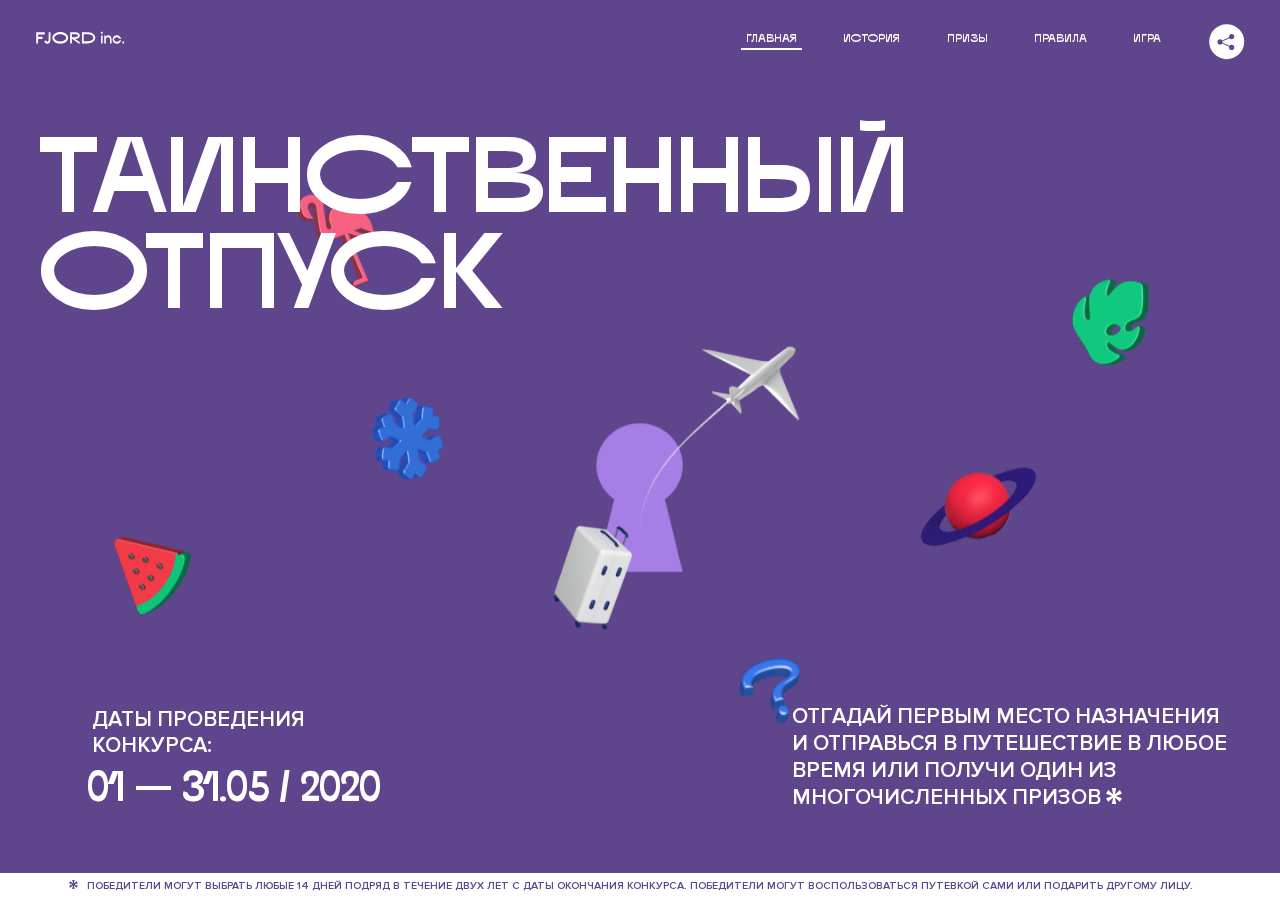
<file: 3/index.html>
<!DOCTYPE html>
<html lang="ru">
<head>
  <meta charset="UTF-8">
  <meta name="description" content="">
  <meta name="viewport" content="width=device-width, initial-scale=1.0">
  <meta http-equiv="X-UA-Compatible" content="ie=edge">
  <title>Mysterious Vacation</title>
<link href="css/style.min.css" rel="stylesheet">  <base href="https://htmlacademy-animation.github.io/141260-magic-vacation-1/3/">
</head>
<body>

  <header class="page-header js-header">
    <div class="page-header__wrapper">
      <a href="#" class="page-header__logo" aria-label="Перейти на страницу FJORD.Inc">
        <svg width="100" height="15" viewBox="0 0 100 15" fill="none" xmlns="http://www.w3.org/2000/svg">
          <path d="M0.26 1.4V14H2.276V8.906H7.334V6.44H2.276V3.848H9.872V1.4H0.26ZM12.733 14.36C15.127 14.36 16.243 12.65 16.243 9.5V1.4H14.263V8.96C14.263 11.21 13.723 11.876 12.733 11.876C11.833 11.876 11.473 11.3 11.347 10.58L9.36702 10.94C9.63702 13.046 10.663 14.36 12.733 14.36ZM18.3918 7.7C18.3918 11.372 22.3878 14.36 27.3198 14.36C32.2518 14.36 36.2478 11.372 36.2478 7.7C36.2478 4.028 32.2518 1.04 27.3198 1.04C22.3878 1.04 18.3918 4.028 18.3918 7.7ZM20.6058 7.7C20.6058 5.378 23.6118 3.524 27.3198 3.524C30.9918 3.524 33.9798 5.378 33.9798 7.7C33.9798 10.004 30.9918 11.858 27.3198 11.858C23.6118 11.858 20.6058 10.004 20.6058 7.7ZM40.403 14V8.906H40.799L49.079 14.702V12.38L44.039 8.906H44.201C47.999 8.906 49.277 7.304 49.277 5.162C49.277 3.092 47.999 1.4 44.201 1.4H38.387V14H40.403ZM43.535 3.722C45.785 3.722 47.045 4.136 47.045 5.432C47.045 6.764 45.785 7.034 43.535 7.034H40.403V3.722H43.535ZM51.6936 1.382V14H57.8676C62.7456 14 66.7236 11.534 66.7236 7.7C66.7236 3.848 62.7456 1.382 57.8676 1.382H51.6936ZM53.7096 11.624V3.722H57.5436C61.5396 3.722 64.4916 5.018 64.4916 7.7C64.4916 10.238 61.5396 11.624 57.5436 11.624H53.7096ZM73.1832 14.018H74.9832V5H73.1832V14.018ZM72.9132 1.976C72.9132 2.57 73.3992 3.092 74.0832 3.092C74.7492 3.092 75.2352 2.57 75.2352 1.976C75.2352 1.382 74.7672 0.805999 74.0832 0.805999C73.3812 0.805999 72.9132 1.382 72.9132 1.976ZM76.7867 14H78.5687V9.104C78.7487 8.006 79.5947 6.962 81.0887 6.962C82.1147 6.962 83.2667 7.448 83.2667 9.554V14H85.0487V9.014C85.0487 6.152 83.2307 4.73 81.3587 4.73C79.9187 4.73 79.0727 5.558 78.5687 6.854V5H76.7867V14ZM90.9898 14.27C93.5098 14.27 95.3818 12.506 95.7238 10.328H94.0498C93.7258 11.3 92.6998 12.02 90.9898 12.02C88.8478 12.02 87.7678 10.922 87.7678 9.59C87.7678 8.24 88.8478 6.962 90.9898 6.962C92.7538 6.962 93.7978 7.844 94.0858 8.924H95.7418C95.4358 6.71 93.6178 4.73 90.9898 4.73C88.0918 4.73 86.1298 7.124 86.1298 9.59C86.1298 12.074 88.1278 14.27 90.9898 14.27ZM97.0693 12.938C97.0693 13.658 97.5553 14.144 98.2753 14.144C98.9953 14.144 99.4813 13.658 99.4813 12.938C99.4813 12.2 98.9953 11.714 98.2753 11.714C97.5553 11.714 97.0693 12.2 97.0693 12.938Z" fill="currentColor"></path>
        </svg>
      </a>
      <button class="page-header__toggler js-menu-toggler" type="button" aria-label="Управление мобильным меню"><span>Меню</span></button>
      <nav class="page-header__nav">
        <div class="page-header__menu js-menu" id="menu">
          <ul>
            <li>
              <a class="js-menu-link active" href="#top" data-href="top">главная</a>
            </li>
            <li>
              <a class="js-menu-link" href="#story" data-href="story">история</a>
            </li>
            <li>
              <a class="js-menu-link" href="#prizes" data-href="prizes">призы</a>
            </li>
            <li>
              <a class="js-menu-link" href="#rules" data-href="rules">правила</a>
            </li>
            <li>
              <a class="js-menu-link" href="#game" data-href="game">игра</a>
            </li>
          </ul>
        </div>
        <div class="page-header__social">
          <div class="social-block js-social-block">
            <button class="social-block__toggler" aria-label="Управлять блоком с социальными кнопками">
              <svg width="26" height="22" viewBox="0 0 27 22" fill="none" xmlns="http://www.w3.org/2000/svg">
                <path d="M19.6721 7.43664C21.6273 7.43664 23.213 5.85095 23.213 3.89566C23.213 1.94037 21.6273 0.354675 19.6721 0.354675C17.7168 0.354675 16.1311 1.94037 16.1311 3.89566C16.1311 4.19968 16.1728 4.49178 16.2458 4.77345L7.21751 8.95527C6.57519 8.05214 5.52303 7.46049 4.33078 7.46049C2.37549 7.46049 0.789795 9.04618 0.789795 11.0015C0.789795 12.9568 2.37549 14.5425 4.33078 14.5425C5.52303 14.5425 6.57668 13.9508 7.21751 13.0477L16.2458 17.2295C16.1743 17.5112 16.1311 17.8033 16.1311 18.1073C16.1311 20.0626 17.7168 21.6483 19.6721 21.6483C21.6273 21.6483 23.213 20.0626 23.213 18.1073C23.213 16.152 21.6273 14.5663 19.6721 14.5663C18.4798 14.5663 17.4262 15.158 16.7853 16.0611L7.75701 11.8793C7.82854 11.5976 7.87176 11.3055 7.87176 11.0015C7.87176 10.6974 7.83003 10.4053 7.75701 10.1237L16.7853 5.94186C17.4262 6.84499 18.4783 7.43664 19.6721 7.43664Z" fill="currentColor"></path>
              </svg>
            </button>
            <ul class="social-block__list">
              <li>
                <a class="social-block__link social-block__link--fb" href="#" aria-label="Мы на Facebook">
                  <svg width="8" height="17" viewBox="0 0 8 17" fill="none" xmlns="http://www.w3.org/2000/svg">
                    <path d="M4.24646 16.9899H1.09275L1.05793 8.49828H0V5.30707H1.05793V3.81124C1.05793 1.42084 2.57654 0 5.21735 0H7.41758V3.18585H5.30841C4.28262 3.18585 4.2478 3.48582 4.2478 4.24914V5.30707H7.42964L7.16716 8.49828H4.2478V16.9899H4.24646Z" fill="currentColor"></path>
                  </svg>
                </a>
              </li>
              <li>
                <a class="social-block__link social-block__link--insta" href="#" aria-label="Мы в Instagram">
                  <svg width="15" height="15" viewBox="0 0 15 15" fill="none" xmlns="http://www.w3.org/2000/svg">
                    <path d="M11.0197 0H4.19806C2.14246 0 0.471191 1.66993 0.471191 3.72285V10.5499C0.471191 12.6082 2.14112 14.2727 4.19806 14.2727H11.0197C13.0753 14.2727 14.7466 12.6082 14.7466 10.5499V3.72285C14.7466 1.67127 13.0753 0 11.0197 0ZM11.0197 12.4849H4.19806C3.13076 12.4849 2.26432 11.6158 2.26432 10.5512V3.72419C2.26432 2.65956 3.13076 1.79715 4.19806 1.79715H11.0197C12.087 1.79715 12.9535 2.6609 12.9535 3.72419V10.5512C12.9535 11.6145 12.087 12.4849 11.0197 12.4849Z" fill="currentColor"></path>
                    <path d="M7.60887 3.11084C5.38989 3.11084 3.58203 4.9187 3.58203 7.14036C3.58203 9.35532 5.38989 11.1645 7.60887 11.1645C9.83053 11.1645 11.6357 9.35666 11.6357 7.14036C11.6357 4.9187 9.83053 3.11084 7.60887 3.11084ZM7.60887 9.36871C6.37551 9.36871 5.37784 8.37372 5.37784 7.14036C5.37784 5.90699 6.37551 4.90665 7.60887 4.90665C8.83822 4.90665 9.84259 5.90833 9.84259 7.14036C9.84392 8.37238 8.83822 9.36871 7.60887 9.36871Z" fill="currentColor"></path>
                    <path d="M11.3573 2.35962C10.8256 2.35962 10.3931 2.79752 10.3931 3.32381C10.3931 3.85546 10.8256 4.29336 11.3573 4.29336C11.8862 4.29336 12.3215 3.85546 12.3215 3.32381C12.3215 2.79752 11.8862 2.35962 11.3573 2.35962Z" fill="currentColor"></path>
                  </svg>
                </a>
              </li>
              <li>
                <a class="social-block__link social-block__link--vk" href="#" aria-label="Мы ВКонтакте">
                  <svg width="17" height="10" viewBox="0 0 17 10" fill="none" xmlns="http://www.w3.org/2000/svg">
                    <path d="M14.1234 4.9002C14.1234 4.9002 16.3623 1.72708 16.5866 0.680242C16.6595 0.312285 16.4947 0.103188 16.1069 0.103188C16.1069 0.103188 14.8193 0.103188 14.168 0.103188C13.7235 0.103188 13.5587 0.293278 13.4235 0.579768C13.4235 0.579768 12.3724 2.82553 11.0969 4.24712C10.6861 4.70333 10.4781 4.84318 10.2511 4.84318C10.0646 4.84318 9.98625 4.6911 9.98625 4.27834V0.649016C9.98625 0.147997 9.92545 0.00135496 9.5066 0.00135496H6.39628C6.15578 0.00135496 6.0085 0.134417 6.0085 0.324506C6.0085 0.801084 6.73406 0.908351 6.73406 2.20231V4.87305C6.73406 5.40529 6.70569 5.61575 6.45303 5.61575C5.78016 5.61575 4.19528 3.30618 3.30623 0.678887C3.12923 0.145282 2.93737 0 2.43475 0H0.486409C0.205373 0 0 0.190085 0 0.476576C0 0.991172 0.60666 3.40801 2.99277 6.64358C4.59927 8.8201 6.70569 10 8.60269 10C9.76196 10 10.0416 9.80312 10.0416 9.31432V7.63883C10.0416 7.22607 10.2065 7.04956 10.4429 7.04956C10.7078 7.04956 11.1847 7.13238 12.2805 8.22268C13.5843 9.47862 13.6762 10 14.3896 10H16.5676C16.7919 10 17 9.89273 17 9.52342C17 9.02919 16.3623 8.15343 15.384 7.10659C14.9801 6.56755 14.3302 5.98914 14.1248 5.72301C13.8275 5.40801 13.9154 5.23014 14.1234 4.9002Z" fill="currentColor"></path>
                  </svg>
                </a>
              </li>
            </ul>
          </div>
        </div>
      </nav>
    </div>
  </header>

  <main class="page-content">

    <section class="animation-screen"></section>

    <section class="screen screen--hidden screen--intro js-scrollspy" id="top">
      <div class="screen__wrapper">
        <div class="intro">
          <h1 class="intro__title">Таинственный отпуск</h1>
          <div class="intro__content">
            <div class="intro__info">
              <p class="intro__label">Даты проведения конкурса:</p>
              <p class="intro__date">01 — 31.05 / 2020</p>
            </div>
            <div class="intro__message">
              <p>
                Отгадай первым место назначения и&nbsp;отправься в&nbsp;путешествие в&nbsp;любое время или получи один из многочисленных призов
                <svg width="16" height="16" viewBox="0 0 10 10" fill="none" xmlns="http://www.w3.org/2000/svg">
                  <path d="M0 6.35337L3.90271 4.99012L0 3.64663L1.34615 1.32374L4.44287 4.01073L3.67364 0H6.34615L5.57692 4.01073L8.65385 1.32374L10 3.64663L6.13405 4.99012L10 6.35337L8.65385 8.65651L5.57692 5.98927L6.34615 10H3.67364L4.44287 5.96952L1.34615 8.65651L0 6.35337Z" fill="currentColor"></path>
                </svg>
              </p>
            </div>
          </div>
        </div>
      </div>
      <div class="screen__footer js-footer">
        <button class="screen__footer-enlarge js-footer-toggler" type="button" aria-label="Показать сообщение">
          <svg width="10" height="10" viewBox="0 0 10 10" fill="none" xmlns="http://www.w3.org/2000/svg">
            <path d="M0 6.35337L3.90271 4.99012L0 3.64663L1.34615 1.32374L4.44287 4.01073L3.67364 0H6.34615L5.57692 4.01073L8.65385 1.32374L10 3.64663L6.13405 4.99012L10 6.35337L8.65385 8.65651L5.57692 5.98927L6.34615 10H3.67364L4.44287 5.96952L1.34615 8.65651L0 6.35337Z" fill="currentColor"></path>
          </svg>
        </button>
        <button class="screen__footer-collapse js-footer-toggler" type="button" aria-label="Скрыть сообщение">
          <svg width="13" height="13" viewBox="0 0 13 13" fill="none" xmlns="http://www.w3.org/2000/svg">
            <line x1="12.3536" y1="0.353553" x2="0.738349" y2="11.9688" stroke="currentColor"></line>
            <line x1="0.738319" y1="0.539925" x2="12.3535" y2="12.1551" stroke="currentColor"></line>
          </svg>
        </button>
        <div class="screen__footer-wrapper">
          <div class="screen__footer-announce">
            <p class="screen__footer-label">Даты проведения конкурса:</p>
            <p class="screen__footer-date">01 — 31.05 / 2020</p>
          </div>
          <div class="screen__footer-note">
            <p>
              <svg width="10" height="10" viewBox="0 0 10 10" fill="none" xmlns="http://www.w3.org/2000/svg">
                <path d="M0 6.35337L3.90271 4.99012L0 3.64663L1.34615 1.32374L4.44287 4.01073L3.67364 0H6.34615L5.57692 4.01073L8.65385 1.32374L10 3.64663L6.13405 4.99012L10 6.35337L8.65385 8.65651L5.57692 5.98927L6.34615 10H3.67364L4.44287 5.96952L1.34615 8.65651L0 6.35337Z" fill="currentColor"></path>
              </svg>
              <span>Победители могут выбрать любые 14 дней подряд в&nbsp;течение двух лет с&nbsp;даты окончания конкурса. Победители могут воспользоваться путевкой сами или подарить другому лицу.</span>
            </p>
          </div>
        </div>
      </div>
    </section>

    <section class="screen screen--hidden screen--story js-scrollspy" id="story">

      <div class="slider swiper-container js-slider">

        <div class="swiper-wrapper">

          <div class="slider__item swiper-slide">
            <h2 class="slider__item-title">История</h2>
            <p class="slider__item-text">Джеймс Таргет был основателем компании &laquo;Fjord Inc.&raquo;. С&nbsp;1965 года &laquo;Fjord Inc.&raquo; прославилась надёжными и&nbsp;удобными чемоданами и&nbsp;аксессуарами для туристов.</p>
          </div>

          <div class="slider__item swiper-slide">
            <p class="slider__item-text">Когда Джеймсу было 7&nbsp;лет, в&nbsp;их&nbsp;доме гостил дядюшка и&nbsp;развлекал детей рассказами о&nbsp;своей поездке в&nbsp;место, показавшееся малышу Таргету невероятным. Тогда Джеймс решил, что однажды посетит его, но&nbsp;не&nbsp;будет рассказывать о&nbsp;мечте, пока не&nbsp;осуществит.</p>
          </div>

          <div class="slider__item swiper-slide">
            <p class="slider__item-text">Джеймс Таргет стал увлеченным путешественником. Он&nbsp;посетил 5&nbsp;континентов, 126&nbsp;стран.</p>
          </div>

          <div class="slider__item swiper-slide">
            <p class="slider__item-text">Он&nbsp;сплавлялся по&nbsp;Амазонке и&nbsp;погружался в&nbsp;пещеры Франции, медитировал в&nbsp;горах Тибета и&nbsp;пожимал руку вождя племени Акугауа.</p>
          </div>

          <div class="slider__item swiper-slide">
            <p class="slider__item-text">Из&nbsp;своих поездок Джеймс Таргет привозил идеи, как сделать свои чемоданы &laquo;Fjord Inc.&raquo; удобными и&nbsp;приспособленными к&nbsp;разным дорожным условиям.</p>
          </div>

          <div class="slider__item swiper-slide">
            <p class="slider__item-text">Всё это время Джеймс не&nbsp;оставлял идею поездки своей мечты. Однако, как только он&nbsp;брался за&nbsp;планирование, возникали препятствия, не&nbsp;позволяющие отправиться туда.</p>
          </div>

          <div class="slider__item swiper-slide">
            <p class="slider__item-text">В&nbsp;возрасте 67&nbsp;лет Джеймс Таргет попал под лавину и&nbsp;погиб. В&nbsp;своём завещании он&nbsp;поручил отправить в&nbsp;заветное путешествие трёх смельчаков, единых с&nbsp;ним духом.</p>
          </div>

          <div class="slider__item swiper-slide">
            <p class="slider__item-text">Тех, кто сможет узнать таинственное место, задавая вопросы специально обученному ИИ&nbsp;&laquo;Соне&raquo;, ждет фантастическое путешествие.</p>
          </div>
        </div>
        <div class="slider__controls">
          <button class="slider__control slider__control--prev js-control-prev" type="button" aria-label="Показать предыдущую историю">
            <svg width="12" height="22" viewBox="0 0 12 22" fill="none" xmlns="http://www.w3.org/2000/svg">
              <path d="M11 1L1 11L11 21" stroke="currentColor" stroke-width="2" stroke-linejoin="round"></path>
            </svg>
          </button>
          <button class="slider__control slider__control--next js-control-next" type="button" aria-label="Показать следующую историю">
            <svg width="12" height="22" viewBox="0 0 12 22" fill="none" xmlns="http://www.w3.org/2000/svg">
              <path d="M1 1L11 11L1 21" stroke="currentColor" stroke-width="2" stroke-linejoin="round"></path>
            </svg>
          </button>
        </div>
        <div class="slider__pagination swiper-pagination"></div>
      </div>
    </section>

    <section class="screen screen--hidden screen--prizes js-scrollspy" id="prizes">
      <div class="screen__wrapper">
        <div class="prizes">
          <h2 class="prizes__title">ПРизы</h2>
          <div class="prizes__lead">
            <p>Найди ответ и&nbsp;получи один из&nbsp;призов:</p>
          </div>
          <ul class="prizes__list">
            <li class="prizes__item prizes__item--journeys">
              <div class="prizes__icon">
                <picture>
                  <source srcset="img/prize1-mob.svg" media="(orientation: portrait)">
                  <img src="img/prize1.svg" alt="">
                </picture>
              </div>
              <p class="prizes__desc">
                <b>3</b>
                <span>загадочных путешествия</span>
              </p>
            </li>
            <li class="prizes__item prizes__item--cases">
              <div class="prizes__icon">
                <picture>
                  <source srcset="img/prize2-mob.svg" media="(orientation: portrait)">
                  <img src="img/prize2.svg" alt="">
                </picture>
              </div>
              <p class="prizes__desc">
                <b>7</b>
                <span>надежных чемоданов</span>
              </p>
            </li>
            <li class="prizes__item prizes__item--codes">
              <div class="prizes__icon">
                <picture>
                  <source srcset="img/prize3-mob.svg" media="(orientation: portrait)">
                  <img src="img/prize3.svg" alt="">
                </picture>
              </div>
              <p class="prizes__desc">
                <b>900</b>
                <span>
                  промокодов на&nbsp;скидку 15%
                  <svg width="10" height="10" viewBox="0 0 10 10" fill="none" xmlns="http://www.w3.org/2000/svg">
                    <path d="M0 6.35337L3.90271 4.99012L0 3.64663L1.34615 1.32374L4.44287 4.01073L3.67364 0H6.34615L5.57692 4.01073L8.65385 1.32374L10 3.64663L6.13405 4.99012L10 6.35337L8.65385 8.65651L5.57692 5.98927L6.34615 10H3.67364L4.44287 5.96952L1.34615 8.65651L0 6.35337Z" fill="currentColor"></path>
                  </svg>
                </span>
              </p>
            </li>
          </ul>
        </div>
      </div>
      <div class="screen__footer js-footer">
        <button class="screen__footer-enlarge js-footer-toggler" type="button" aria-label="Показать сообщение">
          <svg width="10" height="10" viewBox="0 0 10 10" fill="none" xmlns="http://www.w3.org/2000/svg">
            <path d="M0 6.35337L3.90271 4.99012L0 3.64663L1.34615 1.32374L4.44287 4.01073L3.67364 0H6.34615L5.57692 4.01073L8.65385 1.32374L10 3.64663L6.13405 4.99012L10 6.35337L8.65385 8.65651L5.57692 5.98927L6.34615 10H3.67364L4.44287 5.96952L1.34615 8.65651L0 6.35337Z" fill="currentColor"></path>
          </svg>
        </button>
        <button class="screen__footer-collapse js-footer-toggler" type="button" aria-label="Скрыть сообщение">
          <svg width="13" height="13" viewBox="0 0 13 13" fill="none" xmlns="http://www.w3.org/2000/svg">
            <line x1="12.3536" y1="0.353553" x2="0.738349" y2="11.9688" stroke="currentColor"></line>
            <line x1="0.738319" y1="0.539925" x2="12.3535" y2="12.1551" stroke="currentColor"></line>
          </svg>
        </button>
        <div class="screen__footer-wrapper">
          <div class="screen__footer-announce">
            <p class="screen__footer-label">Даты проведения конкурса:</p>
            <p class="screen__footer-date">01 — 31.05 / 2020</p>
          </div>
          <div class="screen__footer-note">
            <p>
              <svg width="10" height="10" viewBox="0 0 10 10" fill="none" xmlns="http://www.w3.org/2000/svg">
                <path d="M0 6.35337L3.90271 4.99012L0 3.64663L1.34615 1.32374L4.44287 4.01073L3.67364 0H6.34615L5.57692 4.01073L8.65385 1.32374L10 3.64663L6.13405 4.99012L10 6.35337L8.65385 8.65651L5.57692 5.98927L6.34615 10H3.67364L4.44287 5.96952L1.34615 8.65651L0 6.35337Z" fill="currentColor"></path>
              </svg>
              <span>Скидка&nbsp;15% на&nbsp;единоразовое приобретение путёвки с&nbsp;1&nbsp;июня 2020 по&nbsp;31&nbsp;мая 2022&nbsp;года. Суммируется с&nbsp;другими акциями</span>
            </p>
          </div>
        </div>
      </div>
    </section>

    <section class="screen screen--hidden screen--rules js-scrollspy" id="rules">
      <div class="screen__wrapper">
        <div class="rules">
          <h2 class="rules__title">Правила</h2>
          <div class="rules__lead">
            <p>Для того чтобы получить наследство Джеймса Таргета, тебе нужно выведать у&nbsp;&laquo;Сони&raquo;, куда предстоит отправиться тебе в&nbsp;случае победы</p>
          </div>
          <ol class="rules__list">
            <li class="rules__item">
              <p>Тебе отводится <br>5&nbsp;минут</p>
            </li>
            <li class="rules__item">
              <p>Задавай любые вопросы в&nbsp;текстовом поле</p>
            </li>
            <li class="rules__item">
              <p>Нажимай кнопку &laquo;Узнать&raquo;, чтобы получить ответ</p>
            </li>
            <li class="rules__item">
              <p>&laquo;Соня&raquo; может отвечать только&nbsp;Да или Нет</p>
            </li>
          </ol>
          <a href="#game" class="rules__link btn">Погнали!</a>
        </div>
      </div>
      <div class="screen__disclaimer">
        <div class="disclaimer">
          <ul>
            <li>
              <a href="#">Правовая информация</a>
            </li>
            <li>
              <a href="#">Подробные правила</a>
            </li>
          </ul>
        </div>
      </div>
    </section>

    <section class="screen screen--hidden screen--game js-scrollspy" id="game">
      <div class="screen__wrapper">
        <div class="game">
          <div class="game__header">
            <h2 class="game__title">Игра</h2>
            <div class="game__counter">
              <span>05</span>:<span>00</span>
            </div>
          </div>
          <div class="game__body">
            <div class="chat">
              <div class="chat__body js-chat">
                <ul class="chat__list" id="messages"></ul>
              </div>
              <div class="chat__footer">
                <form action="#" method="post" class="form" id="message-form">
                  <label for="message-field" class="visually-hidden">Поле для ввода вопроса</label>
                  <input type="text" class="form__field" id="message-field">
                  <button class="form__button btn">
                    Узнать
                    <svg width="18" height="19" viewBox="0 0 18 19" fill="none" xmlns="http://www.w3.org/2000/svg">
                      <path stroke="currentColor" stroke-width="2" d="M9 19V1"></path>
                      <path d="M1 9l8-8 8 8" stroke="currentColor" stroke-width="2" stroke-linejoin="round"></path>
                    </svg>
                  </button>
                </form>
              </div>
            </div>
          </div>
          <!-- временные кнопки для показа результата -->
          <div class="game__buttons">
            <button class="game__button btn js-show-result" type="button" data-target="result">Положительный результат</button>
            <button class="game__button btn js-show-result" type="button" data-target="result2">Положительный результат - 2</button>
            <button class="game__button btn js-show-result" type="button" data-target="result3">Отрицательный результат</button>
          </div>
        </div>
      </div>
    </section>

    <section class="screen screen--hidden screen--result" id="result">
      <div class="screen__wrapper">
        <div class="result result--trip">
          <div class="result__image">
            <picture>
              <source srcset="img/result1-mob.png 1x, img/result1-mob@2x.png 2x" media="(max-width: 768px) and (orientation: portrait)">
              <img src="img/result1.png" srcset="img/result1@2x.png 2x" alt="">
            </picture>
          </div>
          <h2 class="result__title">
            <span class="visually-hidden">ПОбеда!</span>
            <svg xmlns="http://www.w3.org/2000/svg" viewBox="0 0 568.85 109.24">
              <path d="M16,24.44V92H2.6V8H75V92H61.52V24.44H16Z" transform="translate(-2.1 -1.5)" fill="none" stroke="currentColor"></path>
              <path d="M148.76,5.6c32.88,0,59.52,19.92,59.52,44.4s-26.64,44.4-59.52,44.4S89.24,74.48,89.24,50,115.88,5.6,148.76,5.6Zm0,72.12c24.48,0,44.4-12.36,44.4-27.72s-19.92-27.84-44.4-27.84C124,22.16,104,34.52,104,50S124,77.72,148.76,77.72Z" transform="translate(-2.1 -1.5)" fill="none" stroke="currentColor"></path>
              <path d="M287.36,8V24.44H236v14.4h25.32c25.44,0,34,11.16,34,26.52,0,15.6-8.52,26.64-34,26.64H222.56V8h64.8ZM256.88,76.52c15.12,0,23.52-2,23.52-11.52S272,54.44,256.88,54.44H236V76.52h20.88Z" transform="translate(-2.1 -1.5)" fill="none" stroke="currentColor"></path>
              <path d="M371.47,8V24.44H320.84V41.6h33.6V58h-33.6V75.56h50.64V92H307.4V8h64.08Z" transform="translate(-2.1 -1.5)" fill="none" stroke="currentColor"></path>
              <path d="M382.39,110.24V75.56h7.44c4.56-4.68,7.8-18.36,8.76-56L399,8h48.6V75.56h10v34.68H442.87V92H397v18.24H382.39Zm51.72-34.68V24.44H411.55v3.12c-0.48,22.44-3.24,37.68-7.2,48h29.76Z" transform="translate(-2.1 -1.5)" fill="none" stroke="currentColor"></path>
              <path d="M463.75,92l28-84h27.12l28.08,84H533.47l-7.8-23.52h-37.8L480.07,92H463.75Zm56.64-40L507,11.84,493.51,52h26.88Z" transform="translate(-2.1 -1.5)" fill="none" stroke="currentColor"></path>
              <path d="M554.12,70.4L555.55,2H569l1.44,68.4H554.12Zm8.28,6.36c4.8,0,8,3.24,8,8.16a8,8,0,1,1-16.08,0C554.35,80,557.59,76.76,562.39,76.76Z" transform="translate(-2.1 -1.5)" fill="none" stroke="currentColor"></path>
            </svg>
          </h2>
          <div class="result__text">
            <p>ты&nbsp;отправляешься в&nbsp;Арктику!</p>
          </div>
          <div class="result__form">
            <form action="#" method="post" class="form form--result">
              <label for="email-field" class="form__label">зарегистрируй результат</label>
              <input type="email" class="form__field" id="email-field" placeholder="e-mail для регистации результата и получения приза" required="">
              <button class="form__button btn">
                отправить
                <svg width="18" height="19" viewBox="0 0 18 19" fill="none" xmlns="http://www.w3.org/2000/svg">
                  <path stroke="currentColor" stroke-width="2" d="M9 19V1"></path>
                  <path d="M1 9l8-8 8 8" stroke="currentColor" stroke-width="2" stroke-linejoin="round"></path>
                </svg>
              </button>
            </form>
          </div>
        </div>
      </div>
    </section>

    <section class="screen screen--hidden screen--result" id="result2">
      <div class="screen__wrapper">
        <div class="result result--prize">
          <div class="result__image">
            <picture>
              <source srcset="img/result2-mob.png 1x, img/result2-mob@2x.png 2x" media="(max-width: 768px) and (orientation: portrait)">
              <img src="img/result2.png" srcset="img/result2@2x.png 2x" alt="">
            </picture>
          </div>
          <h2 class="result__title">
            <span class="visually-hidden">ПОбеда!</span>
            <svg xmlns="http://www.w3.org/2000/svg" viewBox="0 0 568.85 109.24">
              <path d="M16,24.44V92H2.6V8H75V92H61.52V24.44H16Z" transform="translate(-2.1 -1.5)" fill="none" stroke="currentColor"></path>
              <path d="M148.76,5.6c32.88,0,59.52,19.92,59.52,44.4s-26.64,44.4-59.52,44.4S89.24,74.48,89.24,50,115.88,5.6,148.76,5.6Zm0,72.12c24.48,0,44.4-12.36,44.4-27.72s-19.92-27.84-44.4-27.84C124,22.16,104,34.52,104,50S124,77.72,148.76,77.72Z" transform="translate(-2.1 -1.5)" fill="none" stroke="currentColor"></path>
              <path d="M287.36,8V24.44H236v14.4h25.32c25.44,0,34,11.16,34,26.52,0,15.6-8.52,26.64-34,26.64H222.56V8h64.8ZM256.88,76.52c15.12,0,23.52-2,23.52-11.52S272,54.44,256.88,54.44H236V76.52h20.88Z" transform="translate(-2.1 -1.5)" fill="none" stroke="currentColor"></path>
              <path d="M371.47,8V24.44H320.84V41.6h33.6V58h-33.6V75.56h50.64V92H307.4V8h64.08Z" transform="translate(-2.1 -1.5)" fill="none" stroke="currentColor"></path>
              <path d="M382.39,110.24V75.56h7.44c4.56-4.68,7.8-18.36,8.76-56L399,8h48.6V75.56h10v34.68H442.87V92H397v18.24H382.39Zm51.72-34.68V24.44H411.55v3.12c-0.48,22.44-3.24,37.68-7.2,48h29.76Z" transform="translate(-2.1 -1.5)" fill="none" stroke="currentColor"></path>
              <path d="M463.75,92l28-84h27.12l28.08,84H533.47l-7.8-23.52h-37.8L480.07,92H463.75Zm56.64-40L507,11.84,493.51,52h26.88Z" transform="translate(-2.1 -1.5)" fill="none" stroke="currentColor"></path>
              <path d="M554.12,70.4L555.55,2H569l1.44,68.4H554.12Zm8.28,6.36c4.8,0,8,3.24,8,8.16a8,8,0,1,1-16.08,0C554.35,80,557.59,76.76,562.39,76.76Z" transform="translate(-2.1 -1.5)" fill="none" stroke="currentColor"></path>
            </svg>
          </h2>
          <div class="result__text">
            <p>чемодан &laquo;Fjord&nbsp;Inc.&raquo;&nbsp;твой</p>
          </div>
          <div class="result__form">
            <form action="#" method="post" class="form form--result">
              <label for="email-field2" class="form__label">зарегистрируй результат</label>
              <input type="email" class="form__field" id="email-field2" placeholder="e-mail для регистации результата и получения приза" required="">
              <button class="form__button btn">
                отправить
                <svg width="18" height="19" viewBox="0 0 18 19" fill="none" xmlns="http://www.w3.org/2000/svg">
                  <path stroke="currentColor" stroke-width="2" d="M9 19V1"></path>
                  <path d="M1 9l8-8 8 8" stroke="currentColor" stroke-width="2" stroke-linejoin="round"></path>
                </svg>
              </button>
            </form>
          </div>
        </div>
      </div>
    </section>

    <section class="screen screen--hidden screen--result" id="result3">
      <div class="screen__wrapper">
        <div class="result result--negative">
          <div class="result__image">
            <picture>
              <source srcset="img/result3-mob.png 1x, img/result3-mob@2x.png 2x" media="(max-width: 768px) and (orientation: portrait)">
              <img src="img/result3.png" srcset="img/result3@2x.png 2x" alt="">
            </picture>
          </div>
          <h2 class="result__title">
            <span class="visually-hidden">Не угадал!</span>
            <svg xmlns="http://www.w3.org/2000/svg" viewBox="0 0 660.77 109.24">
              <path d="M2.66,92V8H16.1V42.2H53.3V8H66.74V92H53.3V58.64H16.1V92H2.66Z" transform="translate(-2.16 -1.5)" fill="none" stroke="currentColor"></path>
              <path d="M147.62,8V24.44H97V41.6h33.6V58H97V75.56h50.64V92H83.54V8h64.08Z" transform="translate(-2.16 -1.5)" fill="none" stroke="currentColor"></path>
              <path d="M199.22,8l20.52,42.36L235.34,8h16.44l-31,84H204.38l9.48-25.92L185.78,8h13.44Z" transform="translate(-2.16 -1.5)" fill="none" stroke="currentColor"></path>
              <path d="M273.74,24.44V92H260.3V8h50.16V24.44H273.74Z" transform="translate(-2.16 -1.5)" fill="none" stroke="currentColor"></path>
              <path d="M307.1,92l28-84h27.12l28.08,84H376.82L369,68.48h-37.8L323.42,92H307.1Zm56.64-40L350.3,11.84,336.86,52h26.88Z" transform="translate(-2.16 -1.5)" fill="none" stroke="currentColor"></path>
              <path d="M396.38,110.24V75.56h7.44c4.56-4.68,7.8-18.36,8.76-56L412.94,8h48.6V75.56h10v34.68H456.86V92H411v18.24H396.38ZM448.1,75.56V24.44H425.54v3.12c-0.48,22.44-3.24,37.68-7.2,48H448.1Z" transform="translate(-2.16 -1.5)" fill="none" stroke="currentColor"></path>
              <path d="M477.74,92l28-84h27.12L560.9,92H547.46l-7.8-23.52h-37.8L494.06,92H477.74Zm56.64-40-13.44-40.2L507.5,52h26.88Z" transform="translate(-2.16 -1.5)" fill="none" stroke="currentColor"></path>
              <path d="M568.7,76.88a13.77,13.77,0,0,0,5,1c6.6,0,10.44-6.24,12-58.32L586.22,8h46.2V92H619V24.44H598.82l-0.12,3.12C597.14,81,589,94.4,573.74,94.4a28.55,28.55,0,0,1-6.72-.84Z" transform="translate(-2.16 -1.5)" fill="none" stroke="currentColor"></path>
              <path d="M646.1,70.4L647.54,2H661l1.44,68.4H646.1Zm8.28,6.36c4.8,0,8,3.24,8,8.16a8,8,0,0,1-16.08,0C646.34,80,649.58,76.76,654.38,76.76Z" transform="translate(-2.16 -1.5)" fill="none" stroke="currentColor"></path>
            </svg>
          </h2>
          <button class="result__button js-play" type="button">
            не сдавайся!
            <span>
              <svg width="27" height="22" viewBox="0 0 27 22" fill="none" xmlns="http://www.w3.org/2000/svg">
                <path d="M10.6899 1.47998C5.42992 1.47998 1.16992 5.73998 1.16992 11C1.16992 16.26 5.42992 20.52 10.6899 20.52C15.9499 20.52 20.2099 16.26 20.2099 11V7.13998" stroke="currentColor" stroke-width="2" stroke-miterlimit="10"></path>
                <path d="M15.1099 12.5099L20.1499 7.13989L25.3099 12.6299" stroke="currentColor" stroke-width="2" stroke-miterlimit="10" stroke-linejoin="round"></path>
              </svg>
            </span>
          </button>
        </div>
      </div>
    </section>
    <div class="screen__background-hidden"></div>
  </main>

<script src="js/script.js"></script></body>
</html>
</file>
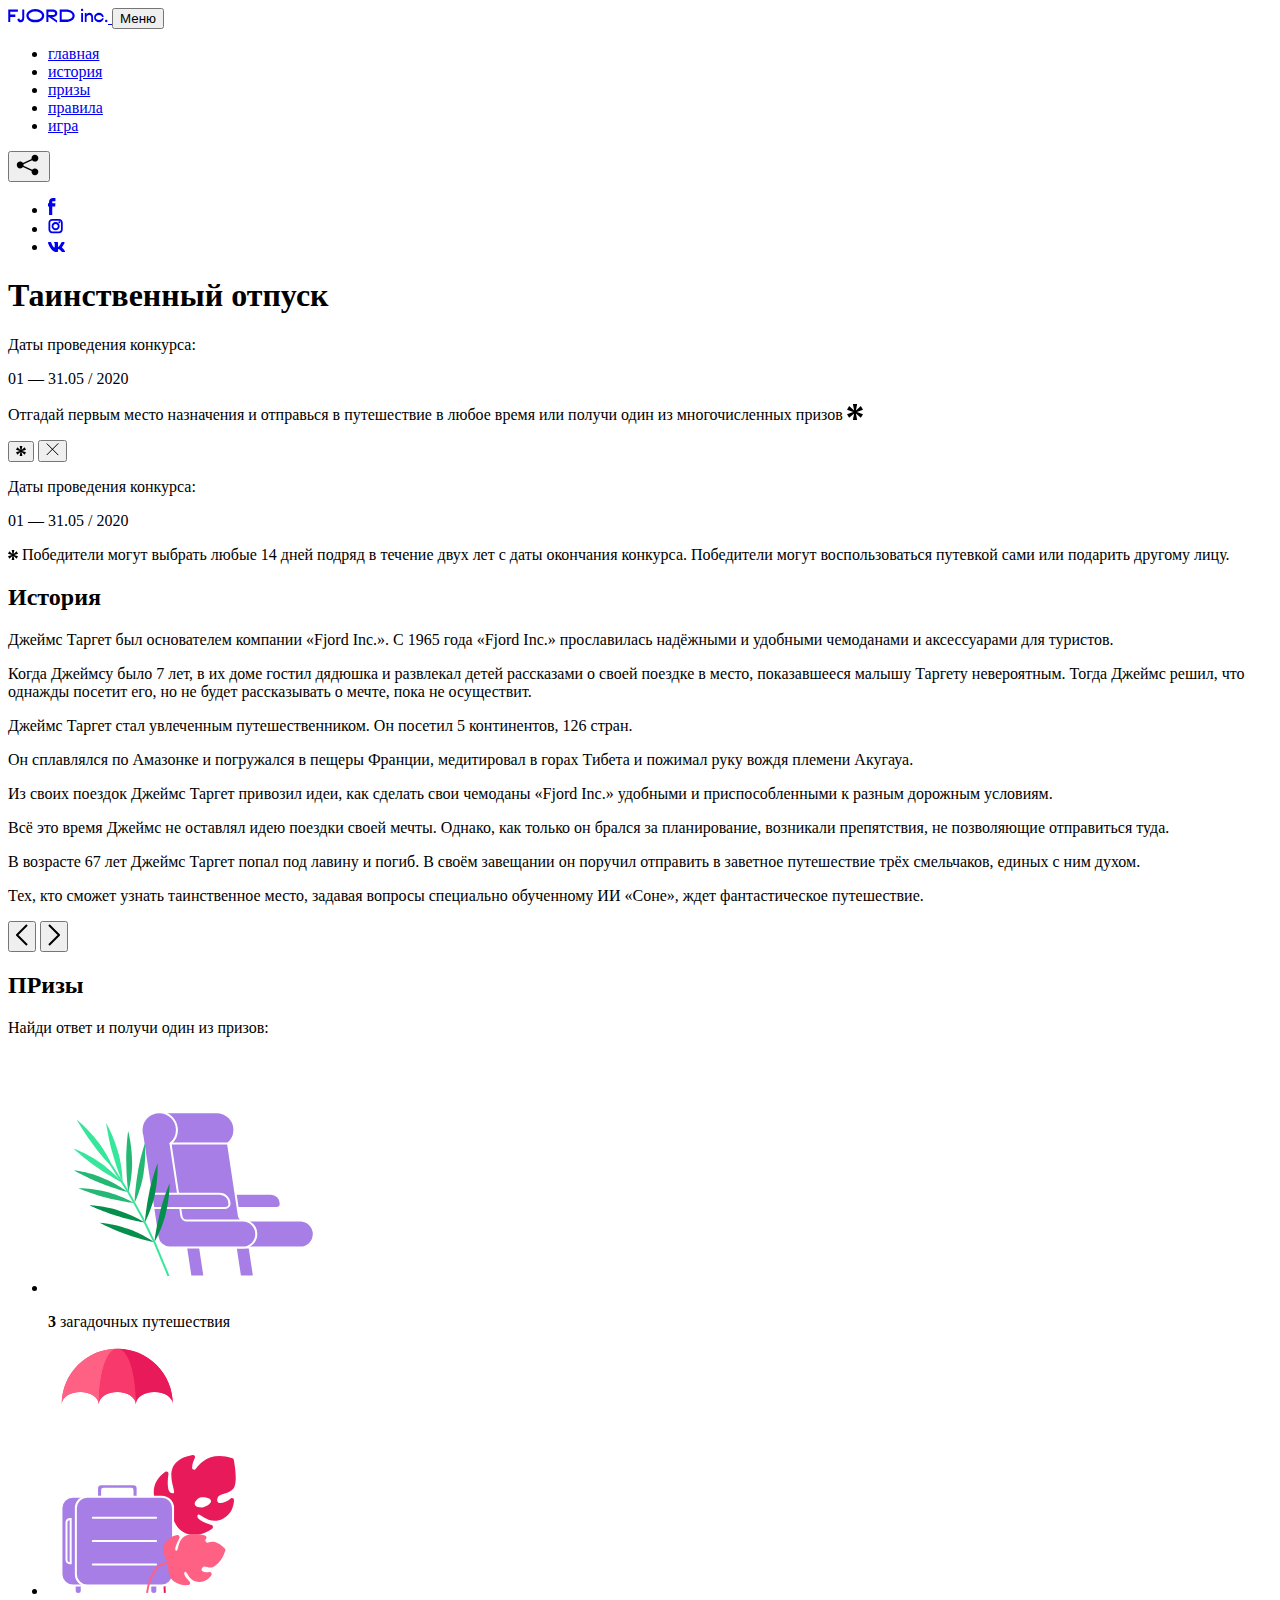
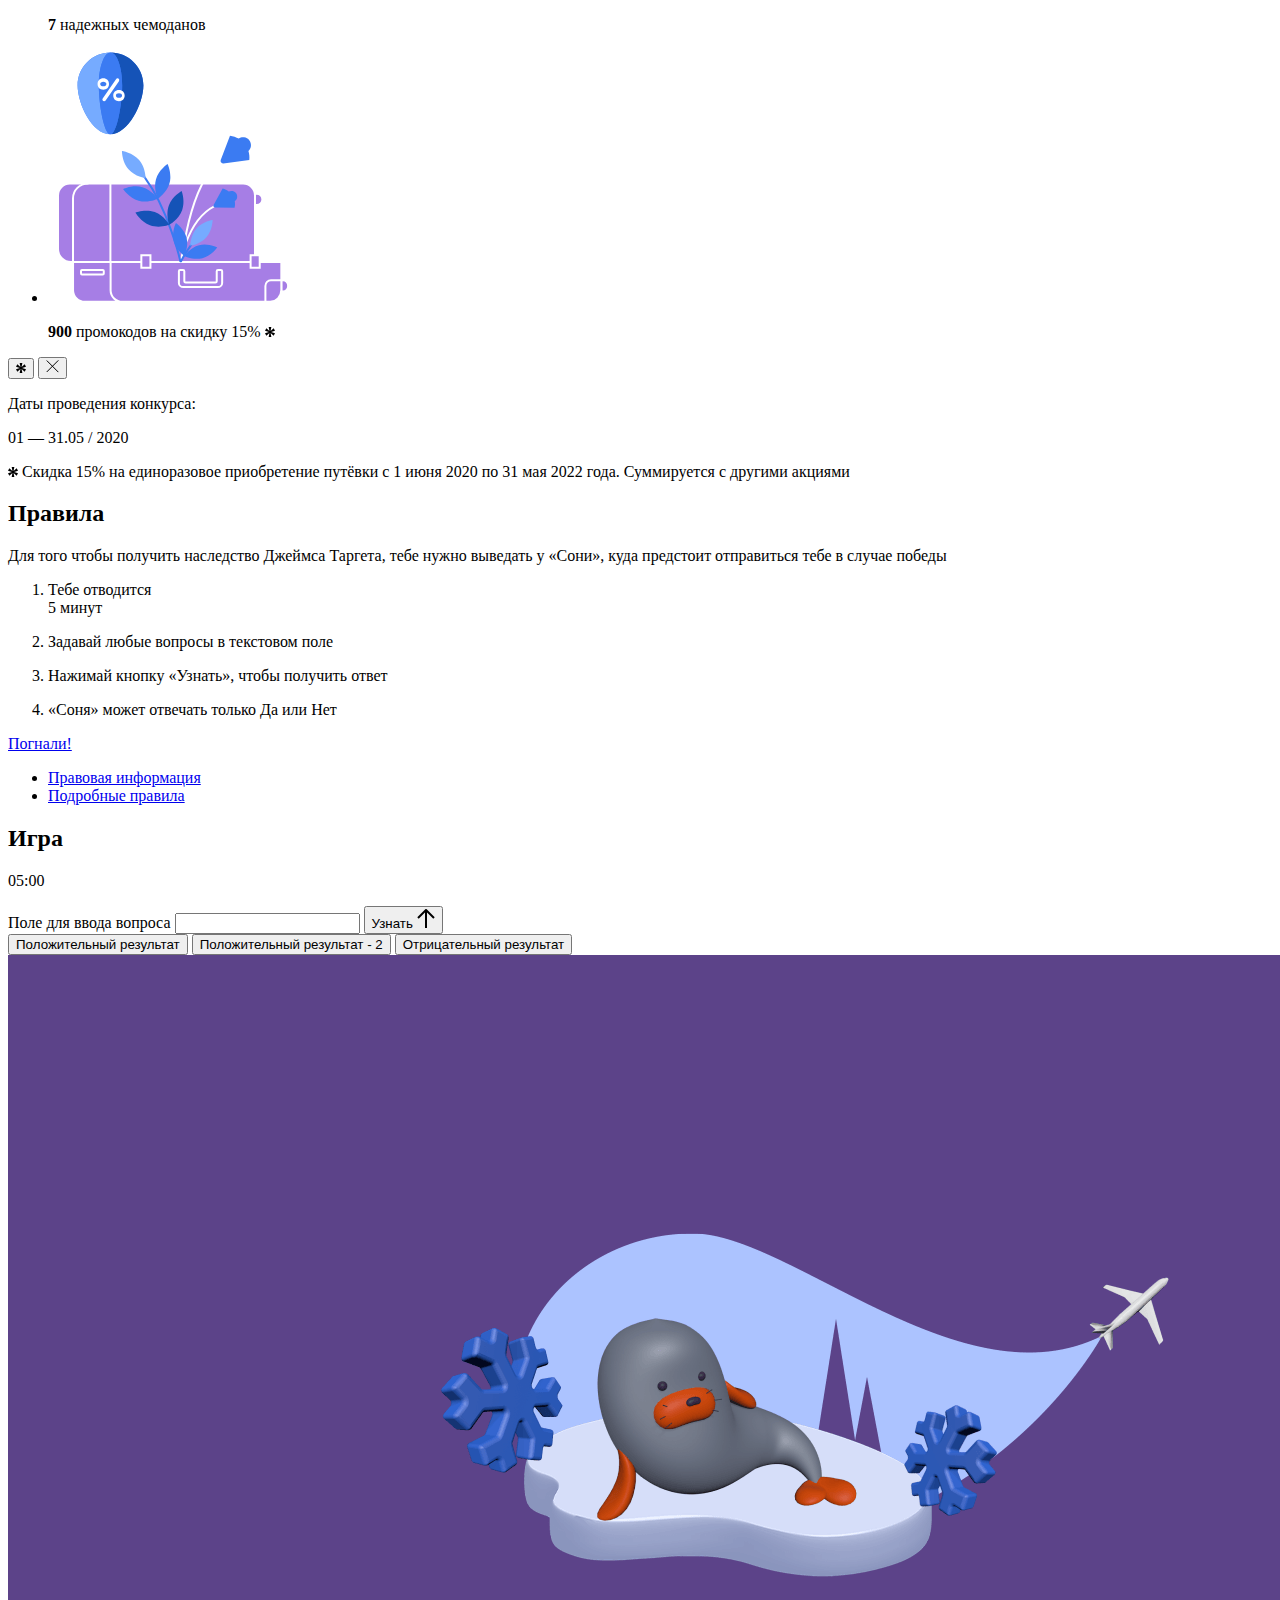
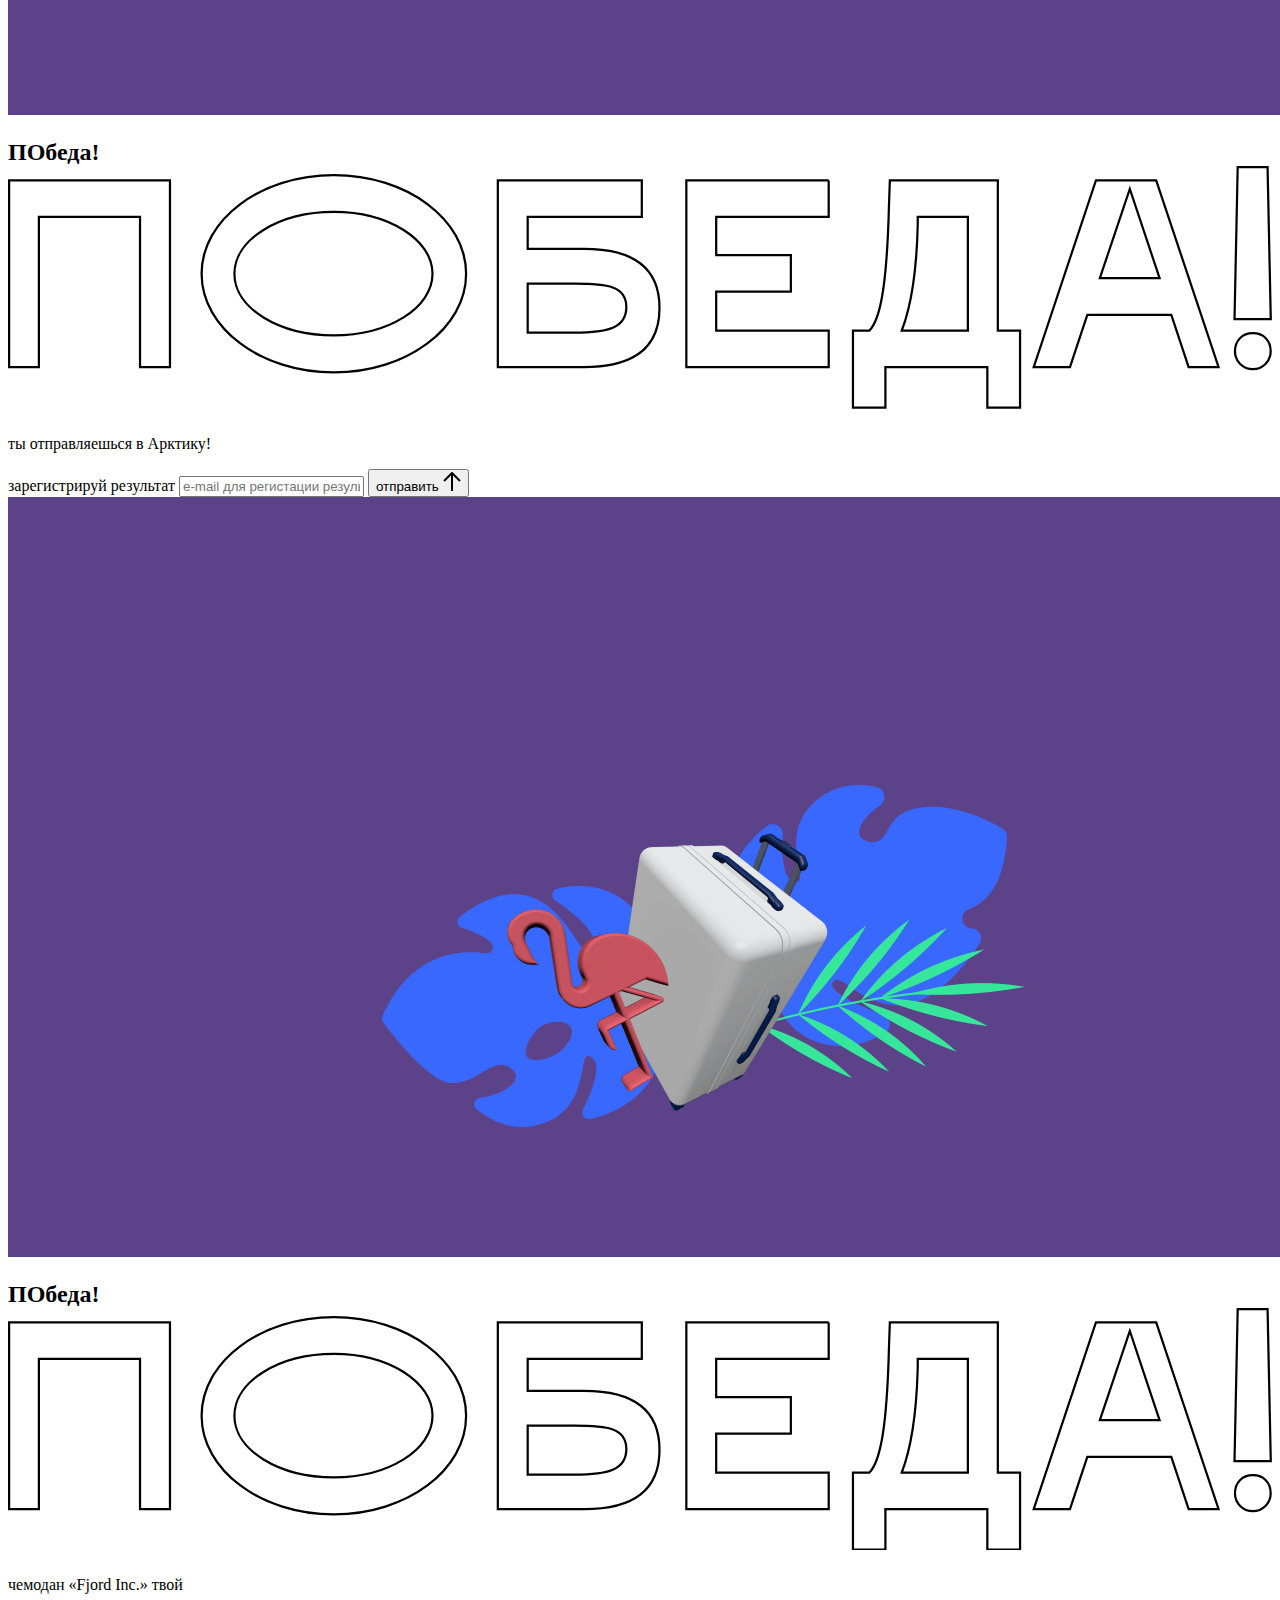
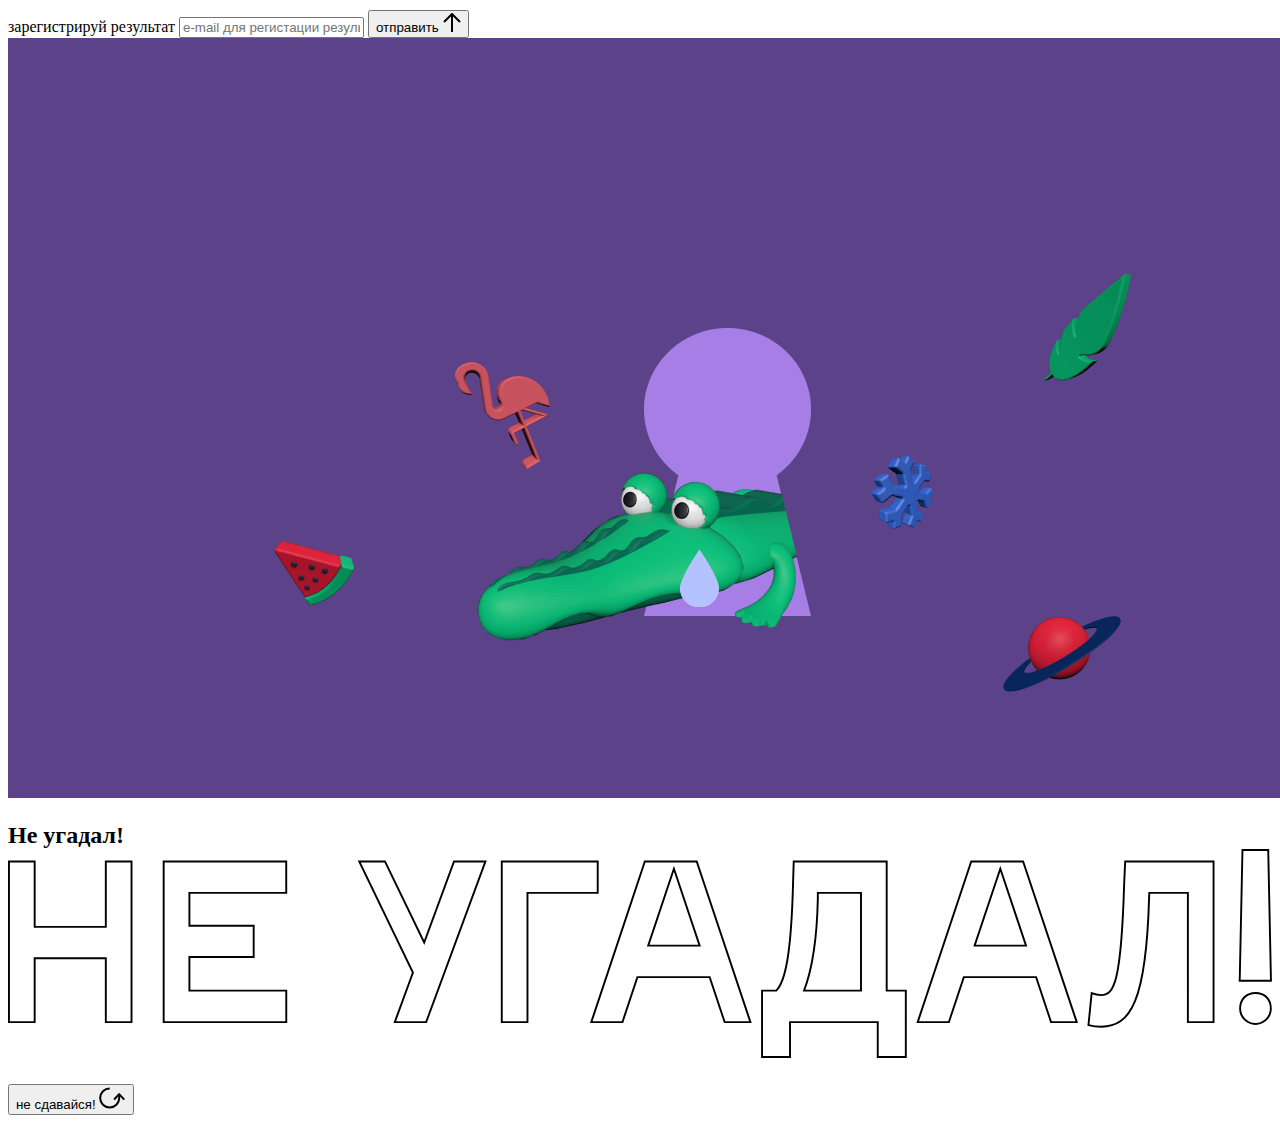
<file: source/index.html>
<!DOCTYPE html>
<html lang="ru">
<head>
  <meta charset="UTF-8">
  <meta name="description" content="">
  <meta name="viewport" content="width=device-width, initial-scale=1.0">
  <meta http-equiv="X-UA-Compatible" content="ie=edge">
  <title>Mysterious Vacation</title>
</head>
<body>

  <header class="page-header js-header">
    <div class="page-header__wrapper">
      <a href="#" class="page-header__logo" aria-label="Перейти на страницу FJORD.Inc">
        <svg width="100" height="15" viewBox="0 0 100 15" fill="none" xmlns="http://www.w3.org/2000/svg">
          <path d="M0.26 1.4V14H2.276V8.906H7.334V6.44H2.276V3.848H9.872V1.4H0.26ZM12.733 14.36C15.127 14.36 16.243 12.65 16.243 9.5V1.4H14.263V8.96C14.263 11.21 13.723 11.876 12.733 11.876C11.833 11.876 11.473 11.3 11.347 10.58L9.36702 10.94C9.63702 13.046 10.663 14.36 12.733 14.36ZM18.3918 7.7C18.3918 11.372 22.3878 14.36 27.3198 14.36C32.2518 14.36 36.2478 11.372 36.2478 7.7C36.2478 4.028 32.2518 1.04 27.3198 1.04C22.3878 1.04 18.3918 4.028 18.3918 7.7ZM20.6058 7.7C20.6058 5.378 23.6118 3.524 27.3198 3.524C30.9918 3.524 33.9798 5.378 33.9798 7.7C33.9798 10.004 30.9918 11.858 27.3198 11.858C23.6118 11.858 20.6058 10.004 20.6058 7.7ZM40.403 14V8.906H40.799L49.079 14.702V12.38L44.039 8.906H44.201C47.999 8.906 49.277 7.304 49.277 5.162C49.277 3.092 47.999 1.4 44.201 1.4H38.387V14H40.403ZM43.535 3.722C45.785 3.722 47.045 4.136 47.045 5.432C47.045 6.764 45.785 7.034 43.535 7.034H40.403V3.722H43.535ZM51.6936 1.382V14H57.8676C62.7456 14 66.7236 11.534 66.7236 7.7C66.7236 3.848 62.7456 1.382 57.8676 1.382H51.6936ZM53.7096 11.624V3.722H57.5436C61.5396 3.722 64.4916 5.018 64.4916 7.7C64.4916 10.238 61.5396 11.624 57.5436 11.624H53.7096ZM73.1832 14.018H74.9832V5H73.1832V14.018ZM72.9132 1.976C72.9132 2.57 73.3992 3.092 74.0832 3.092C74.7492 3.092 75.2352 2.57 75.2352 1.976C75.2352 1.382 74.7672 0.805999 74.0832 0.805999C73.3812 0.805999 72.9132 1.382 72.9132 1.976ZM76.7867 14H78.5687V9.104C78.7487 8.006 79.5947 6.962 81.0887 6.962C82.1147 6.962 83.2667 7.448 83.2667 9.554V14H85.0487V9.014C85.0487 6.152 83.2307 4.73 81.3587 4.73C79.9187 4.73 79.0727 5.558 78.5687 6.854V5H76.7867V14ZM90.9898 14.27C93.5098 14.27 95.3818 12.506 95.7238 10.328H94.0498C93.7258 11.3 92.6998 12.02 90.9898 12.02C88.8478 12.02 87.7678 10.922 87.7678 9.59C87.7678 8.24 88.8478 6.962 90.9898 6.962C92.7538 6.962 93.7978 7.844 94.0858 8.924H95.7418C95.4358 6.71 93.6178 4.73 90.9898 4.73C88.0918 4.73 86.1298 7.124 86.1298 9.59C86.1298 12.074 88.1278 14.27 90.9898 14.27ZM97.0693 12.938C97.0693 13.658 97.5553 14.144 98.2753 14.144C98.9953 14.144 99.4813 13.658 99.4813 12.938C99.4813 12.2 98.9953 11.714 98.2753 11.714C97.5553 11.714 97.0693 12.2 97.0693 12.938Z" fill="currentColor"/>
        </svg>
      </a>
      <button class="page-header__toggler js-menu-toggler" type="button" aria-label="Управление мобильным меню"><span>Меню</span></button>
      <nav class="page-header__nav">
        <div class="page-header__menu js-menu" id="menu">
          <ul>
            <li>
              <a class="js-menu-link active" href="#top" data-href="top">главная</a>
            </li>
            <li>
              <a class="js-menu-link" href="#story" data-href="story">история</a>
            </li>
            <li>
              <a class="js-menu-link" href="#prizes" data-href="prizes">призы</a>
            </li>
            <li>
              <a class="js-menu-link" href="#rules" data-href="rules">правила</a>
            </li>
            <li>
              <a class="js-menu-link" href="#game" data-href="game">игра</a>
            </li>
          </ul>
        </div>
        <div class="page-header__social">
          <div class="social-block js-social-block">
            <button class="social-block__toggler" aria-label="Управлять блоком с социальными кнопками">
              <svg width="26" height="22" viewBox="0 0 27 22" fill="none" xmlns="http://www.w3.org/2000/svg">
                <path d="M19.6721 7.43664C21.6273 7.43664 23.213 5.85095 23.213 3.89566C23.213 1.94037 21.6273 0.354675 19.6721 0.354675C17.7168 0.354675 16.1311 1.94037 16.1311 3.89566C16.1311 4.19968 16.1728 4.49178 16.2458 4.77345L7.21751 8.95527C6.57519 8.05214 5.52303 7.46049 4.33078 7.46049C2.37549 7.46049 0.789795 9.04618 0.789795 11.0015C0.789795 12.9568 2.37549 14.5425 4.33078 14.5425C5.52303 14.5425 6.57668 13.9508 7.21751 13.0477L16.2458 17.2295C16.1743 17.5112 16.1311 17.8033 16.1311 18.1073C16.1311 20.0626 17.7168 21.6483 19.6721 21.6483C21.6273 21.6483 23.213 20.0626 23.213 18.1073C23.213 16.152 21.6273 14.5663 19.6721 14.5663C18.4798 14.5663 17.4262 15.158 16.7853 16.0611L7.75701 11.8793C7.82854 11.5976 7.87176 11.3055 7.87176 11.0015C7.87176 10.6974 7.83003 10.4053 7.75701 10.1237L16.7853 5.94186C17.4262 6.84499 18.4783 7.43664 19.6721 7.43664Z" fill="currentColor"/>
              </svg>
            </button>
            <ul class="social-block__list">
              <li>
                <a class="social-block__link social-block__link--fb" href="#" aria-label="Мы на Facebook">
                  <svg width="8" height="17" viewBox="0 0 8 17" fill="none" xmlns="http://www.w3.org/2000/svg">
                    <path d="M4.24646 16.9899H1.09275L1.05793 8.49828H0V5.30707H1.05793V3.81124C1.05793 1.42084 2.57654 0 5.21735 0H7.41758V3.18585H5.30841C4.28262 3.18585 4.2478 3.48582 4.2478 4.24914V5.30707H7.42964L7.16716 8.49828H4.2478V16.9899H4.24646Z" fill="currentColor"/>
                  </svg>
                </a>
              </li>
              <li>
                <a class="social-block__link social-block__link--insta" href="#" aria-label="Мы в Instagram">
                  <svg width="15" height="15" viewBox="0 0 15 15" fill="none" xmlns="http://www.w3.org/2000/svg">
                    <path d="M11.0197 0H4.19806C2.14246 0 0.471191 1.66993 0.471191 3.72285V10.5499C0.471191 12.6082 2.14112 14.2727 4.19806 14.2727H11.0197C13.0753 14.2727 14.7466 12.6082 14.7466 10.5499V3.72285C14.7466 1.67127 13.0753 0 11.0197 0ZM11.0197 12.4849H4.19806C3.13076 12.4849 2.26432 11.6158 2.26432 10.5512V3.72419C2.26432 2.65956 3.13076 1.79715 4.19806 1.79715H11.0197C12.087 1.79715 12.9535 2.6609 12.9535 3.72419V10.5512C12.9535 11.6145 12.087 12.4849 11.0197 12.4849Z" fill="currentColor"/>
                    <path d="M7.60887 3.11084C5.38989 3.11084 3.58203 4.9187 3.58203 7.14036C3.58203 9.35532 5.38989 11.1645 7.60887 11.1645C9.83053 11.1645 11.6357 9.35666 11.6357 7.14036C11.6357 4.9187 9.83053 3.11084 7.60887 3.11084ZM7.60887 9.36871C6.37551 9.36871 5.37784 8.37372 5.37784 7.14036C5.37784 5.90699 6.37551 4.90665 7.60887 4.90665C8.83822 4.90665 9.84259 5.90833 9.84259 7.14036C9.84392 8.37238 8.83822 9.36871 7.60887 9.36871Z" fill="currentColor"/>
                    <path d="M11.3573 2.35962C10.8256 2.35962 10.3931 2.79752 10.3931 3.32381C10.3931 3.85546 10.8256 4.29336 11.3573 4.29336C11.8862 4.29336 12.3215 3.85546 12.3215 3.32381C12.3215 2.79752 11.8862 2.35962 11.3573 2.35962Z" fill="currentColor"/>
                  </svg>
                </a>
              </li>
              <li>
                <a class="social-block__link social-block__link--vk" href="#" aria-label="Мы ВКонтакте">
                  <svg width="17" height="10" viewBox="0 0 17 10" fill="none" xmlns="http://www.w3.org/2000/svg">
                    <path d="M14.1234 4.9002C14.1234 4.9002 16.3623 1.72708 16.5866 0.680242C16.6595 0.312285 16.4947 0.103188 16.1069 0.103188C16.1069 0.103188 14.8193 0.103188 14.168 0.103188C13.7235 0.103188 13.5587 0.293278 13.4235 0.579768C13.4235 0.579768 12.3724 2.82553 11.0969 4.24712C10.6861 4.70333 10.4781 4.84318 10.2511 4.84318C10.0646 4.84318 9.98625 4.6911 9.98625 4.27834V0.649016C9.98625 0.147997 9.92545 0.00135496 9.5066 0.00135496H6.39628C6.15578 0.00135496 6.0085 0.134417 6.0085 0.324506C6.0085 0.801084 6.73406 0.908351 6.73406 2.20231V4.87305C6.73406 5.40529 6.70569 5.61575 6.45303 5.61575C5.78016 5.61575 4.19528 3.30618 3.30623 0.678887C3.12923 0.145282 2.93737 0 2.43475 0H0.486409C0.205373 0 0 0.190085 0 0.476576C0 0.991172 0.60666 3.40801 2.99277 6.64358C4.59927 8.8201 6.70569 10 8.60269 10C9.76196 10 10.0416 9.80312 10.0416 9.31432V7.63883C10.0416 7.22607 10.2065 7.04956 10.4429 7.04956C10.7078 7.04956 11.1847 7.13238 12.2805 8.22268C13.5843 9.47862 13.6762 10 14.3896 10H16.5676C16.7919 10 17 9.89273 17 9.52342C17 9.02919 16.3623 8.15343 15.384 7.10659C14.9801 6.56755 14.3302 5.98914 14.1248 5.72301C13.8275 5.40801 13.9154 5.23014 14.1234 4.9002Z" fill="currentColor"/>
                  </svg>
                </a>
              </li>
            </ul>
          </div>
        </div>
      </nav>
    </div>
  </header>

  <main class="page-content">

    <section class="animation-screen"></section>

    <section class="screen screen--hidden screen--intro js-scrollspy" id="top">
      <div class="screen__wrapper">
        <div class="intro">
          <h1 class="intro__title">Таинственный отпуск</h1>
          <div class="intro__content">
            <div class="intro__info">
              <p class="intro__label">Даты проведения конкурса:</p>
              <p class="intro__date">01 — 31.05 / 2020</p>
            </div>
            <div class="intro__message">
              <p>
                Отгадай первым место назначения и&nbsp;отправься в&nbsp;путешествие в&nbsp;любое время или получи один из многочисленных призов
                <svg width="16" height="16" viewBox="0 0 10 10" fill="none" xmlns="http://www.w3.org/2000/svg">
                  <path d="M0 6.35337L3.90271 4.99012L0 3.64663L1.34615 1.32374L4.44287 4.01073L3.67364 0H6.34615L5.57692 4.01073L8.65385 1.32374L10 3.64663L6.13405 4.99012L10 6.35337L8.65385 8.65651L5.57692 5.98927L6.34615 10H3.67364L4.44287 5.96952L1.34615 8.65651L0 6.35337Z" fill="currentColor"/>
                </svg>
              </p>
            </div>
          </div>
        </div>
      </div>
      <div class="screen__footer js-footer">
        <button class="screen__footer-enlarge js-footer-toggler" type="button" aria-label="Показать сообщение">
          <svg width="10" height="10" viewBox="0 0 10 10" fill="none" xmlns="http://www.w3.org/2000/svg">
            <path d="M0 6.35337L3.90271 4.99012L0 3.64663L1.34615 1.32374L4.44287 4.01073L3.67364 0H6.34615L5.57692 4.01073L8.65385 1.32374L10 3.64663L6.13405 4.99012L10 6.35337L8.65385 8.65651L5.57692 5.98927L6.34615 10H3.67364L4.44287 5.96952L1.34615 8.65651L0 6.35337Z" fill="currentColor"/>
          </svg>
        </button>
        <button class="screen__footer-collapse js-footer-toggler" type="button" aria-label="Скрыть сообщение">
          <svg width="13" height="13" viewBox="0 0 13 13" fill="none" xmlns="http://www.w3.org/2000/svg">
            <line x1="12.3536" y1="0.353553" x2="0.738349" y2="11.9688" stroke="currentColor"/>
            <line x1="0.738319" y1="0.539925" x2="12.3535" y2="12.1551" stroke="currentColor"/>
          </svg>
        </button>
        <div class="screen__footer-wrapper">
          <div class="screen__footer-announce">
            <p class="screen__footer-label">Даты проведения конкурса:</p>
            <p class="screen__footer-date">01 — 31.05 / 2020</p>
          </div>
          <div class="screen__footer-note">
            <p>
              <svg width="10" height="10" viewBox="0 0 10 10" fill="none" xmlns="http://www.w3.org/2000/svg">
                <path d="M0 6.35337L3.90271 4.99012L0 3.64663L1.34615 1.32374L4.44287 4.01073L3.67364 0H6.34615L5.57692 4.01073L8.65385 1.32374L10 3.64663L6.13405 4.99012L10 6.35337L8.65385 8.65651L5.57692 5.98927L6.34615 10H3.67364L4.44287 5.96952L1.34615 8.65651L0 6.35337Z" fill="currentColor"/>
              </svg>
              <span>Победители могут выбрать любые 14 дней подряд в&nbsp;течение двух лет с&nbsp;даты окончания конкурса. Победители могут воспользоваться путевкой сами или подарить другому лицу.</span>
            </p>
          </div>
        </div>
      </div>
    </section>

    <section class="screen screen--hidden screen--story js-scrollspy" id="story">

      <div class="slider swiper-container js-slider">

        <div class="swiper-wrapper">

          <div class="slider__item swiper-slide">
            <h2 class="slider__item-title">История</h2>
            <p class="slider__item-text">Джеймс Таргет был основателем компании &laquo;Fjord Inc.&raquo;. С&nbsp;1965 года &laquo;Fjord Inc.&raquo; прославилась надёжными и&nbsp;удобными чемоданами и&nbsp;аксессуарами для туристов.</p>
          </div>

          <div class="slider__item swiper-slide">
            <p class="slider__item-text">Когда Джеймсу было 7&nbsp;лет, в&nbsp;их&nbsp;доме гостил дядюшка и&nbsp;развлекал детей рассказами о&nbsp;своей поездке в&nbsp;место, показавшееся малышу Таргету невероятным. Тогда Джеймс решил, что однажды посетит его, но&nbsp;не&nbsp;будет рассказывать о&nbsp;мечте, пока не&nbsp;осуществит.</p>
          </div>

          <div class="slider__item swiper-slide">
            <p class="slider__item-text">Джеймс Таргет стал увлеченным путешественником. Он&nbsp;посетил 5&nbsp;континентов, 126&nbsp;стран.</p>
          </div>

          <div class="slider__item swiper-slide">
            <p class="slider__item-text">Он&nbsp;сплавлялся по&nbsp;Амазонке и&nbsp;погружался в&nbsp;пещеры Франции, медитировал в&nbsp;горах Тибета и&nbsp;пожимал руку вождя племени Акугауа.</p>
          </div>

          <div class="slider__item swiper-slide">
            <p class="slider__item-text">Из&nbsp;своих поездок Джеймс Таргет привозил идеи, как сделать свои чемоданы &laquo;Fjord Inc.&raquo; удобными и&nbsp;приспособленными к&nbsp;разным дорожным условиям.</p>
          </div>

          <div class="slider__item swiper-slide">
            <p class="slider__item-text">Всё это время Джеймс не&nbsp;оставлял идею поездки своей мечты. Однако, как только он&nbsp;брался за&nbsp;планирование, возникали препятствия, не&nbsp;позволяющие отправиться туда.</p>
          </div>

          <div class="slider__item swiper-slide">
            <p class="slider__item-text">В&nbsp;возрасте 67&nbsp;лет Джеймс Таргет попал под лавину и&nbsp;погиб. В&nbsp;своём завещании он&nbsp;поручил отправить в&nbsp;заветное путешествие трёх смельчаков, единых с&nbsp;ним духом.</p>
          </div>

          <div class="slider__item swiper-slide">
            <p class="slider__item-text">Тех, кто сможет узнать таинственное место, задавая вопросы специально обученному ИИ&nbsp;&laquo;Соне&raquo;, ждет фантастическое путешествие.</p>
          </div>
        </div>
        <div class="slider__controls">
          <button class="slider__control slider__control--prev js-control-prev" type="button" aria-label="Показать предыдущую историю">
            <svg width="12" height="22" viewBox="0 0 12 22" fill="none" xmlns="http://www.w3.org/2000/svg">
              <path d="M11 1L1 11L11 21" stroke="currentColor" stroke-width="2" stroke-linejoin="round"/>
            </svg>
          </button>
          <button class="slider__control slider__control--next js-control-next" type="button" aria-label="Показать следующую историю">
            <svg width="12" height="22" viewBox="0 0 12 22" fill="none" xmlns="http://www.w3.org/2000/svg">
              <path d="M1 1L11 11L1 21" stroke="currentColor" stroke-width="2" stroke-linejoin="round"/>
            </svg>
          </button>
        </div>
        <div class="slider__pagination swiper-pagination"></div>
      </div>
    </section>

    <section class="screen screen--hidden screen--prizes js-scrollspy" id="prizes">
      <div class="screen__wrapper">
        <div class="prizes">
          <h2 class="prizes__title">ПРизы</h2>
          <div class="prizes__lead">
            <p>Найди ответ и&nbsp;получи один из&nbsp;призов:</p>
          </div>
          <ul class="prizes__list">
            <li class="prizes__item prizes__item--journeys">
              <div class="prizes__icon">
                <picture>
                  <source srcset="img/prize1-mob.svg" media="(orientation: portrait)">
                  <img src="img/prize1.svg" alt="">
                </picture>
              </div>
              <p class="prizes__desc">
                <b>3</b>
                <span>загадочных путешествия</span>
              </p>
            </li>
            <li class="prizes__item prizes__item--cases">
              <div class="prizes__icon">
                <picture>
                  <source srcset="img/prize2-mob.svg" media="(orientation: portrait)">
                  <img src="img/prize2.svg" alt="">
                </picture>
              </div>
              <p class="prizes__desc">
                <b>7</b>
                <span>надежных чемоданов</span>
              </p>
            </li>
            <li class="prizes__item prizes__item--codes">
              <div class="prizes__icon">
                <picture>
                  <source srcset="img/prize3-mob.svg" media="(orientation: portrait)">
                  <img src="img/prize3.svg" alt="">
                </picture>
              </div>
              <p class="prizes__desc">
                <b>900</b>
                <span>
                  промокодов на&nbsp;скидку 15%
                  <svg width="10" height="10" viewBox="0 0 10 10" fill="none" xmlns="http://www.w3.org/2000/svg">
                    <path d="M0 6.35337L3.90271 4.99012L0 3.64663L1.34615 1.32374L4.44287 4.01073L3.67364 0H6.34615L5.57692 4.01073L8.65385 1.32374L10 3.64663L6.13405 4.99012L10 6.35337L8.65385 8.65651L5.57692 5.98927L6.34615 10H3.67364L4.44287 5.96952L1.34615 8.65651L0 6.35337Z" fill="currentColor"/>
                  </svg>
                </span>
              </p>
            </li>
          </ul>
        </div>
      </div>
      <div class="screen__footer js-footer">
        <button class="screen__footer-enlarge js-footer-toggler" type="button" aria-label="Показать сообщение">
          <svg width="10" height="10" viewBox="0 0 10 10" fill="none" xmlns="http://www.w3.org/2000/svg">
            <path d="M0 6.35337L3.90271 4.99012L0 3.64663L1.34615 1.32374L4.44287 4.01073L3.67364 0H6.34615L5.57692 4.01073L8.65385 1.32374L10 3.64663L6.13405 4.99012L10 6.35337L8.65385 8.65651L5.57692 5.98927L6.34615 10H3.67364L4.44287 5.96952L1.34615 8.65651L0 6.35337Z" fill="currentColor"/>
          </svg>
        </button>
        <button class="screen__footer-collapse js-footer-toggler" type="button" aria-label="Скрыть сообщение">
          <svg width="13" height="13" viewBox="0 0 13 13" fill="none" xmlns="http://www.w3.org/2000/svg">
            <line x1="12.3536" y1="0.353553" x2="0.738349" y2="11.9688" stroke="currentColor"/>
            <line x1="0.738319" y1="0.539925" x2="12.3535" y2="12.1551" stroke="currentColor"/>
          </svg>
        </button>
        <div class="screen__footer-wrapper">
          <div class="screen__footer-announce">
            <p class="screen__footer-label">Даты проведения конкурса:</p>
            <p class="screen__footer-date">01 — 31.05 / 2020</p>
          </div>
          <div class="screen__footer-note">
            <p>
              <svg width="10" height="10" viewBox="0 0 10 10" fill="none" xmlns="http://www.w3.org/2000/svg">
                <path d="M0 6.35337L3.90271 4.99012L0 3.64663L1.34615 1.32374L4.44287 4.01073L3.67364 0H6.34615L5.57692 4.01073L8.65385 1.32374L10 3.64663L6.13405 4.99012L10 6.35337L8.65385 8.65651L5.57692 5.98927L6.34615 10H3.67364L4.44287 5.96952L1.34615 8.65651L0 6.35337Z" fill="currentColor"/>
              </svg>
              <span>Скидка&nbsp;15% на&nbsp;единоразовое приобретение путёвки с&nbsp;1&nbsp;июня 2020 по&nbsp;31&nbsp;мая 2022&nbsp;года. Суммируется с&nbsp;другими акциями</span>
            </p>
          </div>
        </div>
      </div>
    </section>

    <section class="screen screen--hidden screen--rules js-scrollspy" id="rules">
      <div class="screen__wrapper">
        <div class="rules">
          <h2 class="rules__title">Правила</h2>
          <div class="rules__lead">
            <p>Для того чтобы получить наследство Джеймса Таргета, тебе нужно выведать у&nbsp;&laquo;Сони&raquo;, куда предстоит отправиться тебе в&nbsp;случае победы</p>
          </div>
          <ol class="rules__list">
            <li class="rules__item">
              <p>Тебе отводится <br>5&nbsp;минут</p>
            </li>
            <li class="rules__item">
              <p>Задавай любые вопросы в&nbsp;текстовом поле</p>
            </li>
            <li class="rules__item">
              <p>Нажимай кнопку &laquo;Узнать&raquo;, чтобы получить ответ</p>
            </li>
            <li class="rules__item">
              <p>&laquo;Соня&raquo; может отвечать только&nbsp;Да или Нет</p>
            </li>
          </ol>
          <a href="#game" class="rules__link btn">Погнали!</a>
        </div>
      </div>
      <div class="screen__disclaimer">
        <div class="disclaimer">
          <ul>
            <li>
              <a href="#">Правовая информация</a>
            </li>
            <li>
              <a href="#">Подробные правила</a>
            </li>
          </ul>
        </div>
      </div>
    </section>

    <section class="screen screen--hidden screen--game js-scrollspy" id="game">
      <div class="screen__wrapper">
        <div class="game">
          <div class="game__header">
            <h2 class="game__title">Игра</h2>
            <div class="game__counter">
              <span>05</span>:<span>00</span>
            </div>
          </div>
          <div class="game__body">
            <div class="chat">
              <div class="chat__body js-chat">
                <ul class="chat__list" id="messages"></ul>
              </div>
              <div class="chat__footer">
                <form action="#" method="post" class="form" id="message-form">
                  <label for="message-field" class="visually-hidden">Поле для ввода вопроса</label>
                  <input type="text" class="form__field" id="message-field">
                  <button class="form__button btn">
                    Узнать
                    <svg width="18" height="19" viewBox="0 0 18 19" fill="none" xmlns="http://www.w3.org/2000/svg">
                      <path stroke="currentColor" stroke-width="2" d="M9 19V1"/>
                      <path d="M1 9l8-8 8 8" stroke="currentColor" stroke-width="2" stroke-linejoin="round"/>
                    </svg>
                  </button>
                </form>
              </div>
            </div>
          </div>
          <!-- временные кнопки для показа результата -->
          <div class="game__buttons">
            <button class="game__button btn js-show-result" type="button" data-target="result">Положительный результат</button>
            <button class="game__button btn js-show-result" type="button" data-target="result2">Положительный результат - 2</button>
            <button class="game__button btn js-show-result" type="button" data-target="result3">Отрицательный результат</button>
          </div>
        </div>
      </div>
    </section>

    <section class="screen screen--hidden screen--result" id="result">
      <div class="screen__wrapper">
        <div class="result result--trip">
          <div class="result__image">
            <picture>
              <source srcset="img/result1-mob.png 1x, img/result1-mob@2x.png 2x" media="(max-width: 768px) and (orientation: portrait)">
              <img src="img/result1.png" srcset="img/result1@2x.png 2x" alt="">
            </picture>
          </div>
          <h2 class="result__title">
            <span class="visually-hidden">ПОбеда!</span>
            <svg xmlns="http://www.w3.org/2000/svg" viewBox="0 0 568.85 109.24">
              <path d="M16,24.44V92H2.6V8H75V92H61.52V24.44H16Z" transform="translate(-2.1 -1.5)" fill="none" stroke="currentColor"/>
              <path
                d="M148.76,5.6c32.88,0,59.52,19.92,59.52,44.4s-26.64,44.4-59.52,44.4S89.24,74.48,89.24,50,115.88,5.6,148.76,5.6Zm0,72.12c24.48,0,44.4-12.36,44.4-27.72s-19.92-27.84-44.4-27.84C124,22.16,104,34.52,104,50S124,77.72,148.76,77.72Z"
                transform="translate(-2.1 -1.5)" fill="none" stroke="currentColor"/>
              <path
                d="M287.36,8V24.44H236v14.4h25.32c25.44,0,34,11.16,34,26.52,0,15.6-8.52,26.64-34,26.64H222.56V8h64.8ZM256.88,76.52c15.12,0,23.52-2,23.52-11.52S272,54.44,256.88,54.44H236V76.52h20.88Z"
                transform="translate(-2.1 -1.5)" fill="none" stroke="currentColor"/>
              <path d="M371.47,8V24.44H320.84V41.6h33.6V58h-33.6V75.56h50.64V92H307.4V8h64.08Z" transform="translate(-2.1 -1.5)"
                    fill="none" stroke="currentColor"/>
              <path
                d="M382.39,110.24V75.56h7.44c4.56-4.68,7.8-18.36,8.76-56L399,8h48.6V75.56h10v34.68H442.87V92H397v18.24H382.39Zm51.72-34.68V24.44H411.55v3.12c-0.48,22.44-3.24,37.68-7.2,48h29.76Z"
                transform="translate(-2.1 -1.5)" fill="none" stroke="currentColor"/>
              <path
                d="M463.75,92l28-84h27.12l28.08,84H533.47l-7.8-23.52h-37.8L480.07,92H463.75Zm56.64-40L507,11.84,493.51,52h26.88Z"
                transform="translate(-2.1 -1.5)" fill="none" stroke="currentColor"/>
              <path
                d="M554.12,70.4L555.55,2H569l1.44,68.4H554.12Zm8.28,6.36c4.8,0,8,3.24,8,8.16a8,8,0,1,1-16.08,0C554.35,80,557.59,76.76,562.39,76.76Z"
                transform="translate(-2.1 -1.5)" fill="none" stroke="currentColor"/>
            </svg>
          </h2>
          <div class="result__text">
            <p>ты&nbsp;отправляешься в&nbsp;Арктику!</p>
          </div>
          <div class="result__form">
            <form action="#" method="post" class="form form--result">
              <label for="email-field" class="form__label">зарегистрируй результат</label>
              <input type="email" class="form__field" id="email-field" placeholder="e-mail для регистации результата и получения приза" required>
              <button class="form__button btn">
                отправить
                <svg width="18" height="19" viewBox="0 0 18 19" fill="none" xmlns="http://www.w3.org/2000/svg">
                  <path stroke="currentColor" stroke-width="2" d="M9 19V1"/>
                  <path d="M1 9l8-8 8 8" stroke="currentColor" stroke-width="2" stroke-linejoin="round"/>
                </svg>
              </button>
            </form>
          </div>
        </div>
      </div>
    </section>

    <section class="screen screen--hidden screen--result" id="result2">
      <div class="screen__wrapper">
        <div class="result result--prize">
          <div class="result__image">
            <picture>
              <source srcset="img/result2-mob.png 1x, img/result2-mob@2x.png 2x" media="(max-width: 768px) and (orientation: portrait)">
              <img src="img/result2.png" srcset="img/result2@2x.png 2x" alt="">
            </picture>
          </div>
          <h2 class="result__title">
            <span class="visually-hidden">ПОбеда!</span>
            <svg xmlns="http://www.w3.org/2000/svg" viewBox="0 0 568.85 109.24">
              <path d="M16,24.44V92H2.6V8H75V92H61.52V24.44H16Z" transform="translate(-2.1 -1.5)" fill="none" stroke="currentColor"/>
              <path
                d="M148.76,5.6c32.88,0,59.52,19.92,59.52,44.4s-26.64,44.4-59.52,44.4S89.24,74.48,89.24,50,115.88,5.6,148.76,5.6Zm0,72.12c24.48,0,44.4-12.36,44.4-27.72s-19.92-27.84-44.4-27.84C124,22.16,104,34.52,104,50S124,77.72,148.76,77.72Z"
                transform="translate(-2.1 -1.5)" fill="none" stroke="currentColor"/>
              <path
                d="M287.36,8V24.44H236v14.4h25.32c25.44,0,34,11.16,34,26.52,0,15.6-8.52,26.64-34,26.64H222.56V8h64.8ZM256.88,76.52c15.12,0,23.52-2,23.52-11.52S272,54.44,256.88,54.44H236V76.52h20.88Z"
                transform="translate(-2.1 -1.5)" fill="none" stroke="currentColor"/>
              <path d="M371.47,8V24.44H320.84V41.6h33.6V58h-33.6V75.56h50.64V92H307.4V8h64.08Z" transform="translate(-2.1 -1.5)"
                    fill="none" stroke="currentColor"/>
              <path
                d="M382.39,110.24V75.56h7.44c4.56-4.68,7.8-18.36,8.76-56L399,8h48.6V75.56h10v34.68H442.87V92H397v18.24H382.39Zm51.72-34.68V24.44H411.55v3.12c-0.48,22.44-3.24,37.68-7.2,48h29.76Z"
                transform="translate(-2.1 -1.5)" fill="none" stroke="currentColor"/>
              <path
                d="M463.75,92l28-84h27.12l28.08,84H533.47l-7.8-23.52h-37.8L480.07,92H463.75Zm56.64-40L507,11.84,493.51,52h26.88Z"
                transform="translate(-2.1 -1.5)" fill="none" stroke="currentColor"/>
              <path
                d="M554.12,70.4L555.55,2H569l1.44,68.4H554.12Zm8.28,6.36c4.8,0,8,3.24,8,8.16a8,8,0,1,1-16.08,0C554.35,80,557.59,76.76,562.39,76.76Z"
                transform="translate(-2.1 -1.5)" fill="none" stroke="currentColor"/>
            </svg>
          </h2>
          <div class="result__text">
            <p>чемодан &laquo;Fjord&nbsp;Inc.&raquo;&nbsp;твой</p>
          </div>
          <div class="result__form">
            <form action="#" method="post" class="form form--result">
              <label for="email-field2" class="form__label">зарегистрируй результат</label>
              <input type="email" class="form__field" id="email-field2" placeholder="e-mail для регистации результата и получения приза" required>
              <button class="form__button btn">
                отправить
                <svg width="18" height="19" viewBox="0 0 18 19" fill="none" xmlns="http://www.w3.org/2000/svg">
                  <path stroke="currentColor" stroke-width="2" d="M9 19V1"/>
                  <path d="M1 9l8-8 8 8" stroke="currentColor" stroke-width="2" stroke-linejoin="round"/>
                </svg>
              </button>
            </form>
          </div>
        </div>
      </div>
    </section>

    <section class="screen screen--hidden screen--result" id="result3">
      <div class="screen__wrapper">
        <div class="result result--negative">
          <div class="result__image">
            <picture>
              <source srcset="img/result3-mob.png 1x, img/result3-mob@2x.png 2x" media="(max-width: 768px) and (orientation: portrait)">
              <img src="img/result3.png" srcset="img/result3@2x.png 2x" alt="">
            </picture>
          </div>
          <h2 class="result__title">
            <span class="visually-hidden">Не угадал!</span>
            <svg xmlns="http://www.w3.org/2000/svg" viewBox="0 0 660.77 109.24">
              <path d="M2.66,92V8H16.1V42.2H53.3V8H66.74V92H53.3V58.64H16.1V92H2.66Z" transform="translate(-2.16 -1.5)"
                    fill="none" stroke="currentColor"/>
              <path d="M147.62,8V24.44H97V41.6h33.6V58H97V75.56h50.64V92H83.54V8h64.08Z" transform="translate(-2.16 -1.5)"
                    fill="none" stroke="currentColor"/>
              <path d="M199.22,8l20.52,42.36L235.34,8h16.44l-31,84H204.38l9.48-25.92L185.78,8h13.44Z"
                    transform="translate(-2.16 -1.5)" fill="none" stroke="currentColor"/>
              <path d="M273.74,24.44V92H260.3V8h50.16V24.44H273.74Z" transform="translate(-2.16 -1.5)" fill="none"
                    stroke="currentColor"/>
              <path
                d="M307.1,92l28-84h27.12l28.08,84H376.82L369,68.48h-37.8L323.42,92H307.1Zm56.64-40L350.3,11.84,336.86,52h26.88Z"
                transform="translate(-2.16 -1.5)" fill="none" stroke="currentColor"/>
              <path
                d="M396.38,110.24V75.56h7.44c4.56-4.68,7.8-18.36,8.76-56L412.94,8h48.6V75.56h10v34.68H456.86V92H411v18.24H396.38ZM448.1,75.56V24.44H425.54v3.12c-0.48,22.44-3.24,37.68-7.2,48H448.1Z"
                transform="translate(-2.16 -1.5)" fill="none" stroke="currentColor"/>
              <path
                d="M477.74,92l28-84h27.12L560.9,92H547.46l-7.8-23.52h-37.8L494.06,92H477.74Zm56.64-40-13.44-40.2L507.5,52h26.88Z"
                transform="translate(-2.16 -1.5)" fill="none" stroke="currentColor"/>
              <path
                d="M568.7,76.88a13.77,13.77,0,0,0,5,1c6.6,0,10.44-6.24,12-58.32L586.22,8h46.2V92H619V24.44H598.82l-0.12,3.12C597.14,81,589,94.4,573.74,94.4a28.55,28.55,0,0,1-6.72-.84Z"
                transform="translate(-2.16 -1.5)" fill="none" stroke="currentColor"/>
              <path
                d="M646.1,70.4L647.54,2H661l1.44,68.4H646.1Zm8.28,6.36c4.8,0,8,3.24,8,8.16a8,8,0,0,1-16.08,0C646.34,80,649.58,76.76,654.38,76.76Z"
                transform="translate(-2.16 -1.5)" fill="none" stroke="currentColor"/>
            </svg>
          </h2>
          <button class="result__button js-play" type="button">
            не сдавайся!
            <span>
              <svg width="27" height="22" viewBox="0 0 27 22" fill="none" xmlns="http://www.w3.org/2000/svg">
                <path d="M10.6899 1.47998C5.42992 1.47998 1.16992 5.73998 1.16992 11C1.16992 16.26 5.42992 20.52 10.6899 20.52C15.9499 20.52 20.2099 16.26 20.2099 11V7.13998" stroke="currentColor" stroke-width="2" stroke-miterlimit="10"/>
                <path d="M15.1099 12.5099L20.1499 7.13989L25.3099 12.6299" stroke="currentColor" stroke-width="2" stroke-miterlimit="10" stroke-linejoin="round"/>
              </svg>
            </span>
          </button>
        </div>
      </div>
    </section>
    <div class="screen__background-hidden"></div>
  </main>

</body>
</html>
</file>
